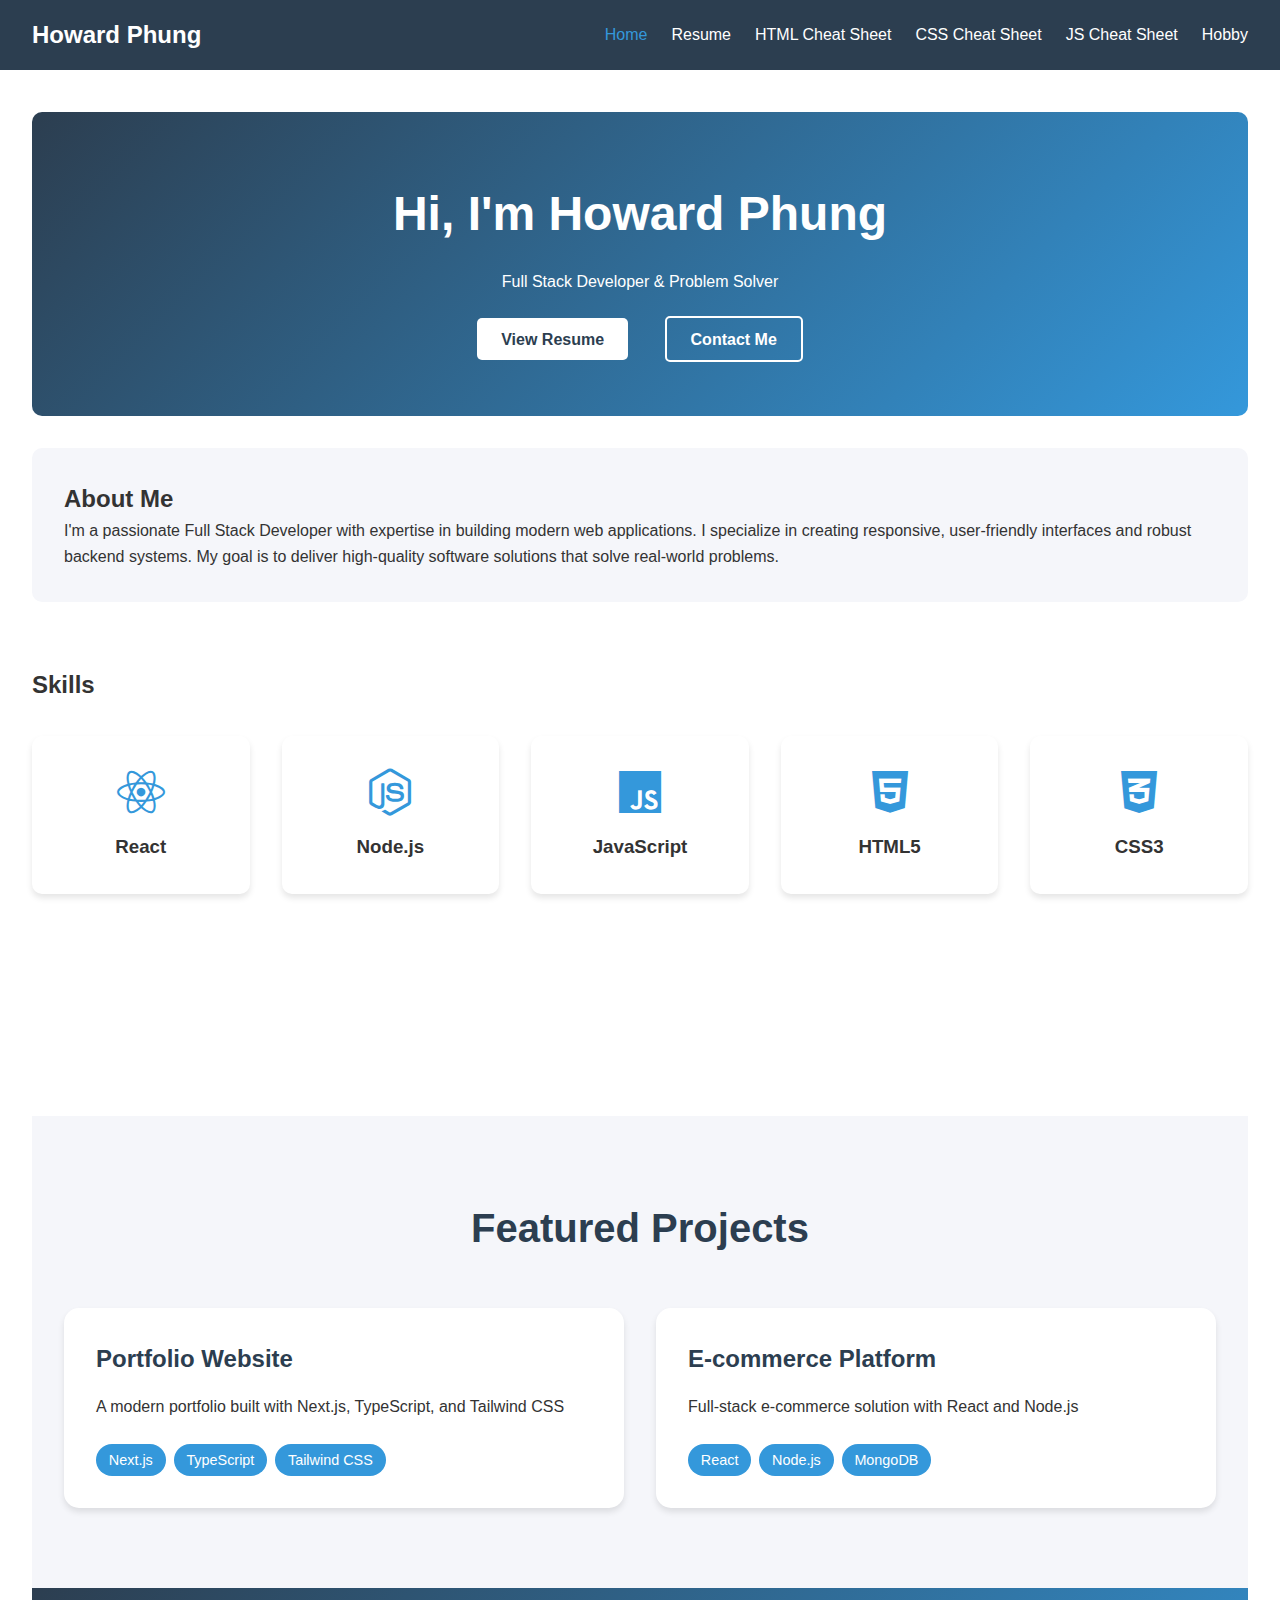
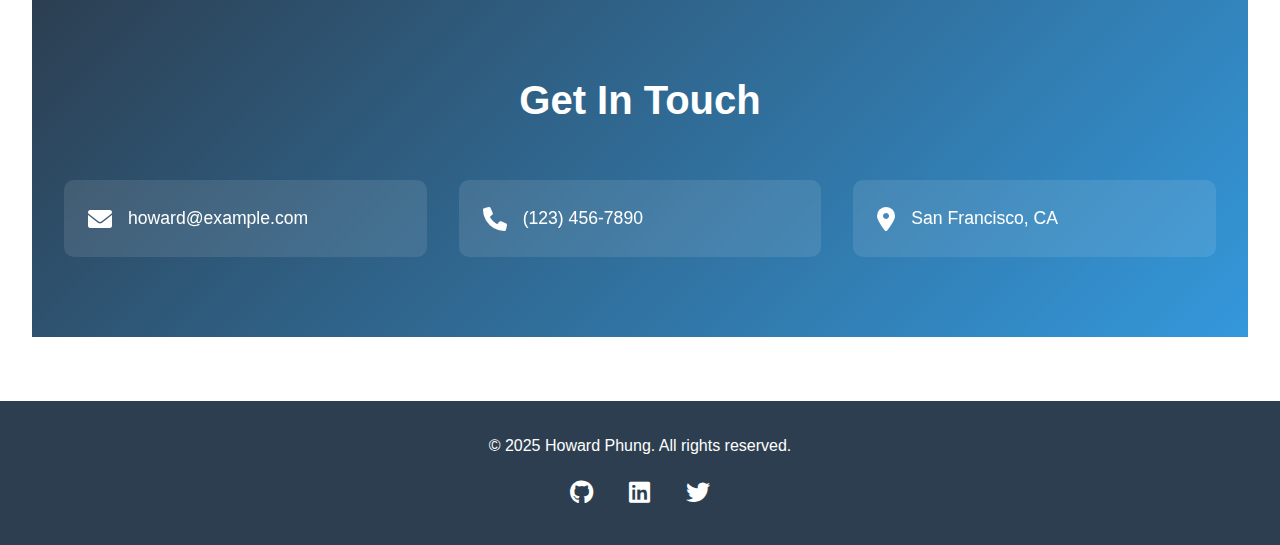
<file: index.html>
<!DOCTYPE html>
<html lang="en">
<head>
    <meta charset="UTF-8">
    <meta name="viewport" content="width=device-width, initial-scale=1.0">
    <title>Howard Phung</title>
    <link rel="stylesheet" href="styles.css">
    <link rel="stylesheet" href="https://cdnjs.cloudflare.com/ajax/libs/font-awesome/6.0.0/css/all.min.css">
</head>
<body>
    <nav class="navbar">
        <div class="nav-brand">Howard Phung</div>
        <div class="nav-links">
            <a href="index.html" class="active">Home</a>
            <a href="resume.html">Resume</a>
            <a href="html-cheatsheet.html">HTML Cheat Sheet</a>
            <a href="css-cheatsheet.html">CSS Cheat Sheet</a>
            <a href="javascript-cheatsheet.html">JS Cheat Sheet</a>
            <a href="hobby.html">Hobby</a>
        </div>
        <div class="hamburger">
            <span></span>
            <span></span>
            <span></span>
        </div>
    </nav>

    <main>
        <section class="hero">
            <h1>Hi, I'm Howard Phung</h1>
            <p>Full Stack Developer & Problem Solver</p>
            <div class="cta-buttons">
                <a href="resume.html" class="btn primary">View Resume</a>
                <a href="#contact" class="btn secondary">Contact Me</a>
            </div>
        </section>

        <section class="about">
            <h2>About Me</h2>
            <p>I'm a passionate Full Stack Developer with expertise in building modern web applications. I specialize in creating responsive, user-friendly interfaces and robust backend systems. My goal is to deliver high-quality software solutions that solve real-world problems.</p>
        </section>

        <section class="skills">
            <h2>Skills</h2>
            <div class="skills-grid">
                <div class="skill-card">
                    <i class="fab fa-react"></i>
                    <h3>React</h3>
                </div>
                <div class="skill-card">
                    <i class="fab fa-node-js"></i>
                    <h3>Node.js</h3>
                </div>
                <div class="skill-card">
                    <i class="fab fa-js"></i>
                    <h3>JavaScript</h3>
                </div>
                <div class="skill-card">
                    <i class="fab fa-html5"></i>
                    <h3>HTML5</h3>
                </div>
                <div class="skill-card">
                    <i class="fab fa-css3-alt"></i>
                    <h3>CSS3</h3>
                </div>
                <div class="skill-card">
                    <i class="fab fa-git-alt"></i>
                    <h3>Git</h3>
                </div>
            </div>
        </section>

        <section class="projects">
            <h2>Featured Projects</h2>
            <div class="projects-grid">
                <div class="project-card">
                    <h3>Portfolio Website</h3>
                    <p>A modern portfolio built with Next.js, TypeScript, and Tailwind CSS</p>
                    <div class="tech-stack">
                        <span>Next.js</span>
                        <span>TypeScript</span>
                        <span>Tailwind CSS</span>
                    </div>
                </div>
                <div class="project-card">
                    <h3>E-commerce Platform</h3>
                    <p>Full-stack e-commerce solution with React and Node.js</p>
                    <div class="tech-stack">
                        <span>React</span>
                        <span>Node.js</span>
                        <span>MongoDB</span>
                    </div>
                </div>
            </div>
        </section>

        <section class="contact" id="contact">
            <h2>Get In Touch</h2>
            <div class="contact-info">
                <div class="contact-item">
                    <i class="fas fa-envelope"></i>
                    <span>howard@example.com</span>
                </div>
                <div class="contact-item">
                    <i class="fas fa-phone"></i>
                    <span>(123) 456-7890</span>
                </div>
                <div class="contact-item">
                    <i class="fas fa-map-marker-alt"></i>
                    <span>San Francisco, CA</span>
                </div>
            </div>
        </section>
    </main>

    <footer>
        <p>&copy; 2025 Howard Phung. All rights reserved.</p>
        <div class="social-links">
            <a href="https://github.com/howardsolutions" target="_blank"><i class="fab fa-github"></i></a>
            <a href="https://linkedin.com/in/howardphung30" target="_blank"><i class="fab fa-linkedin"></i></a>
            <a href="https://twitter.com" target="_blank"><i class="fab fa-twitter"></i></a>
        </div>
    </footer>

    <script src="script.js"></script>
</body>
</html>
</file>
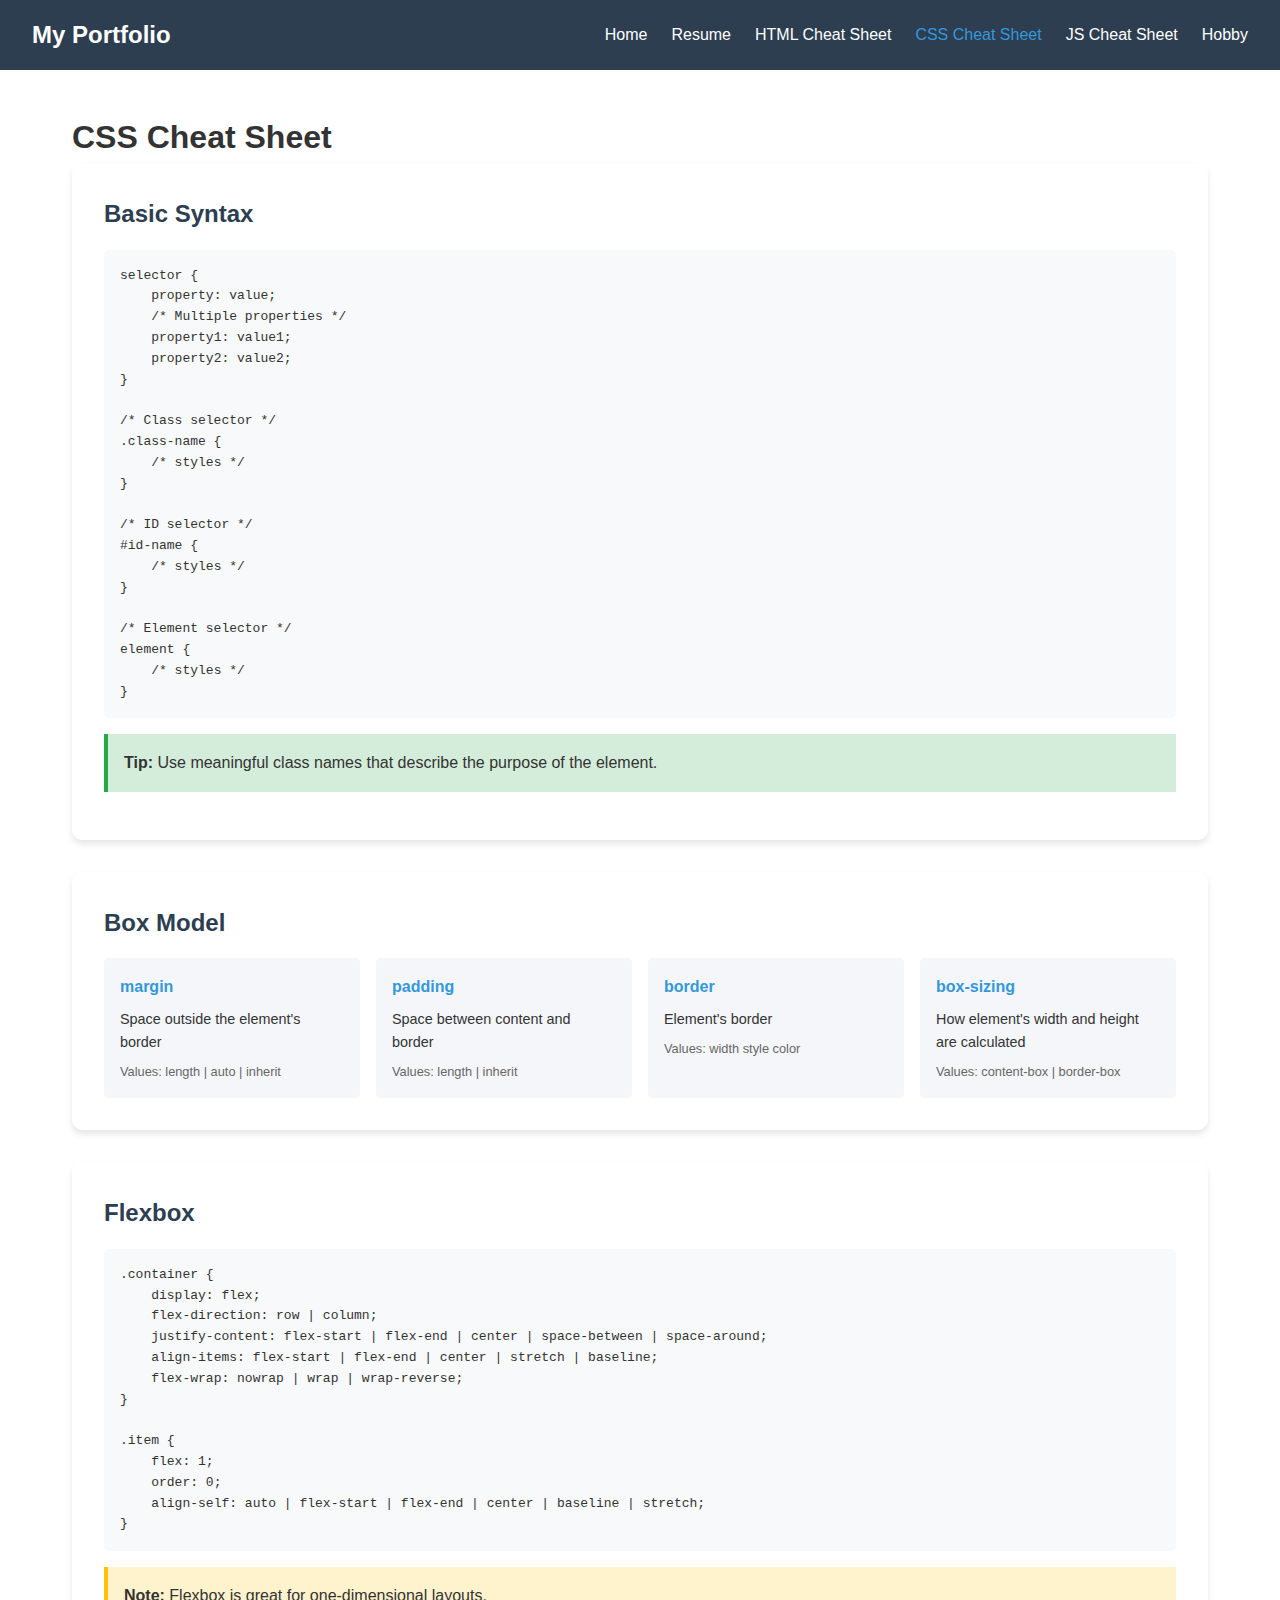
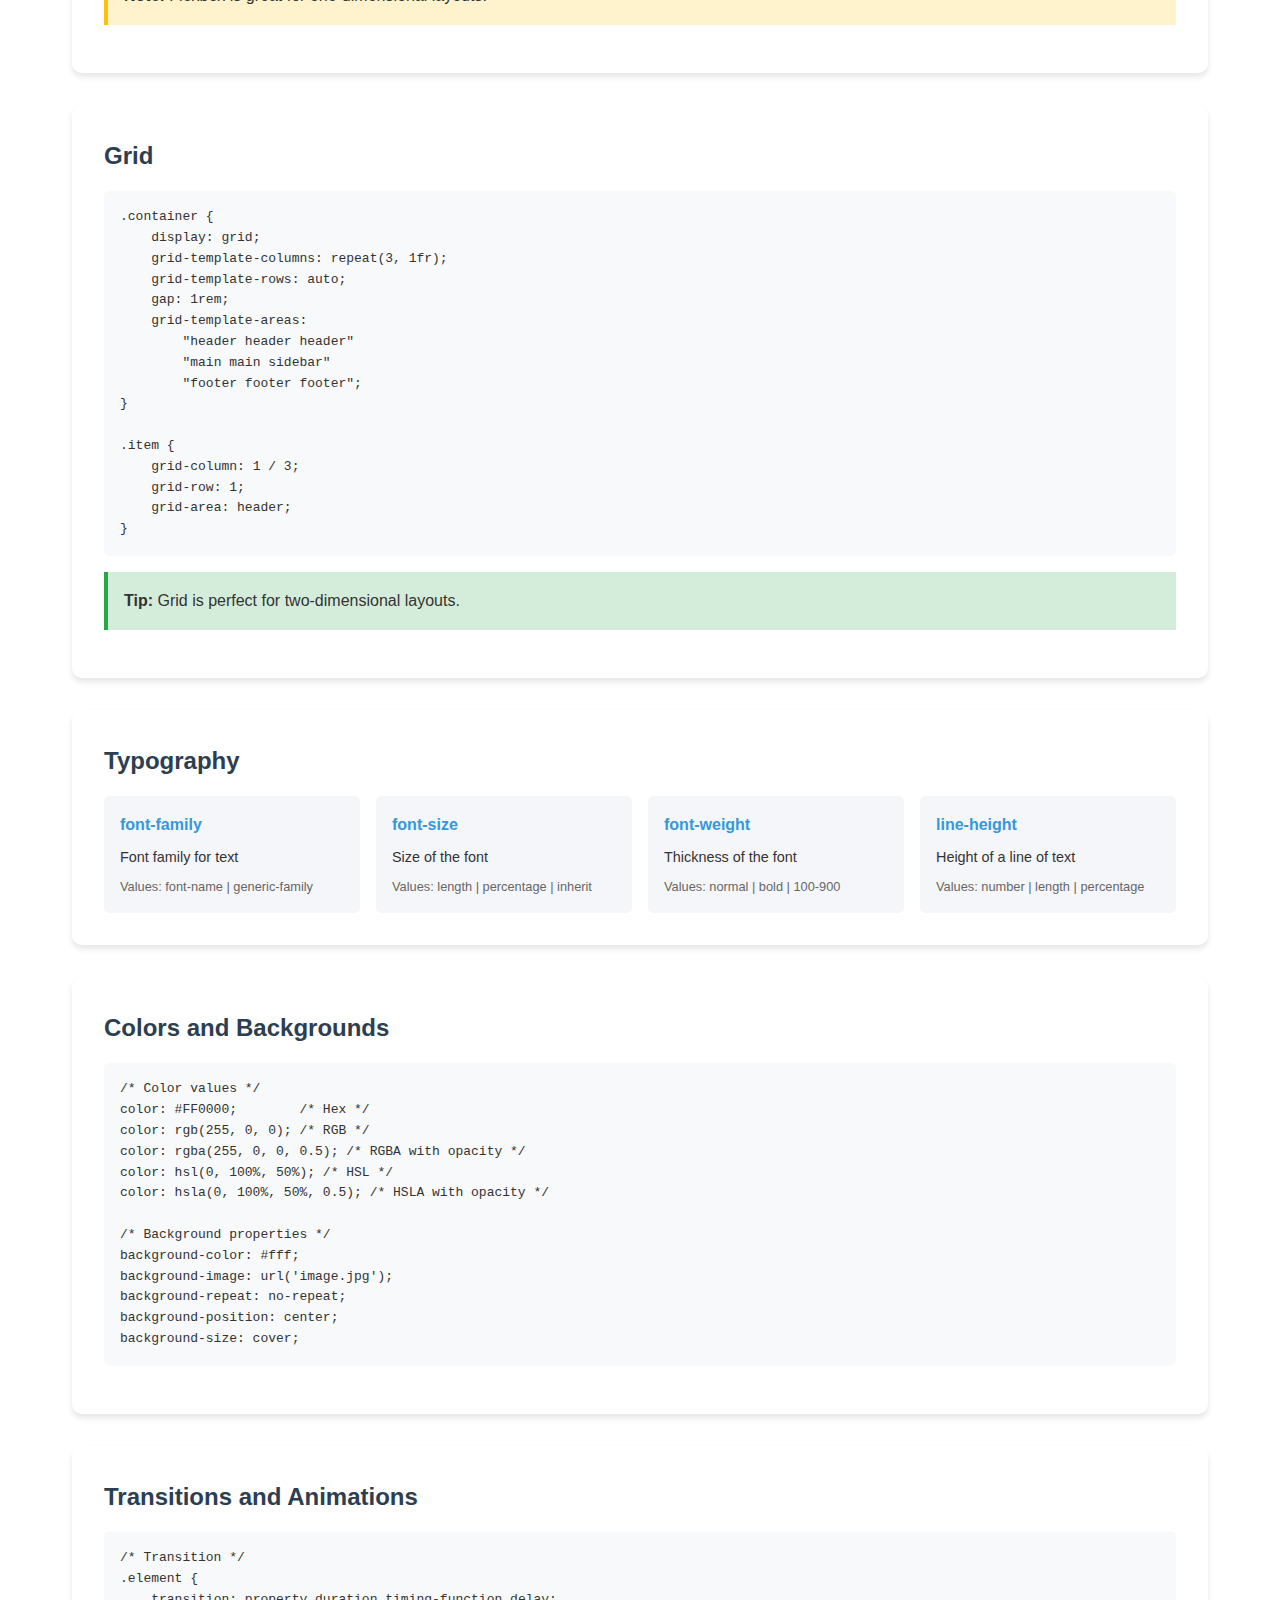
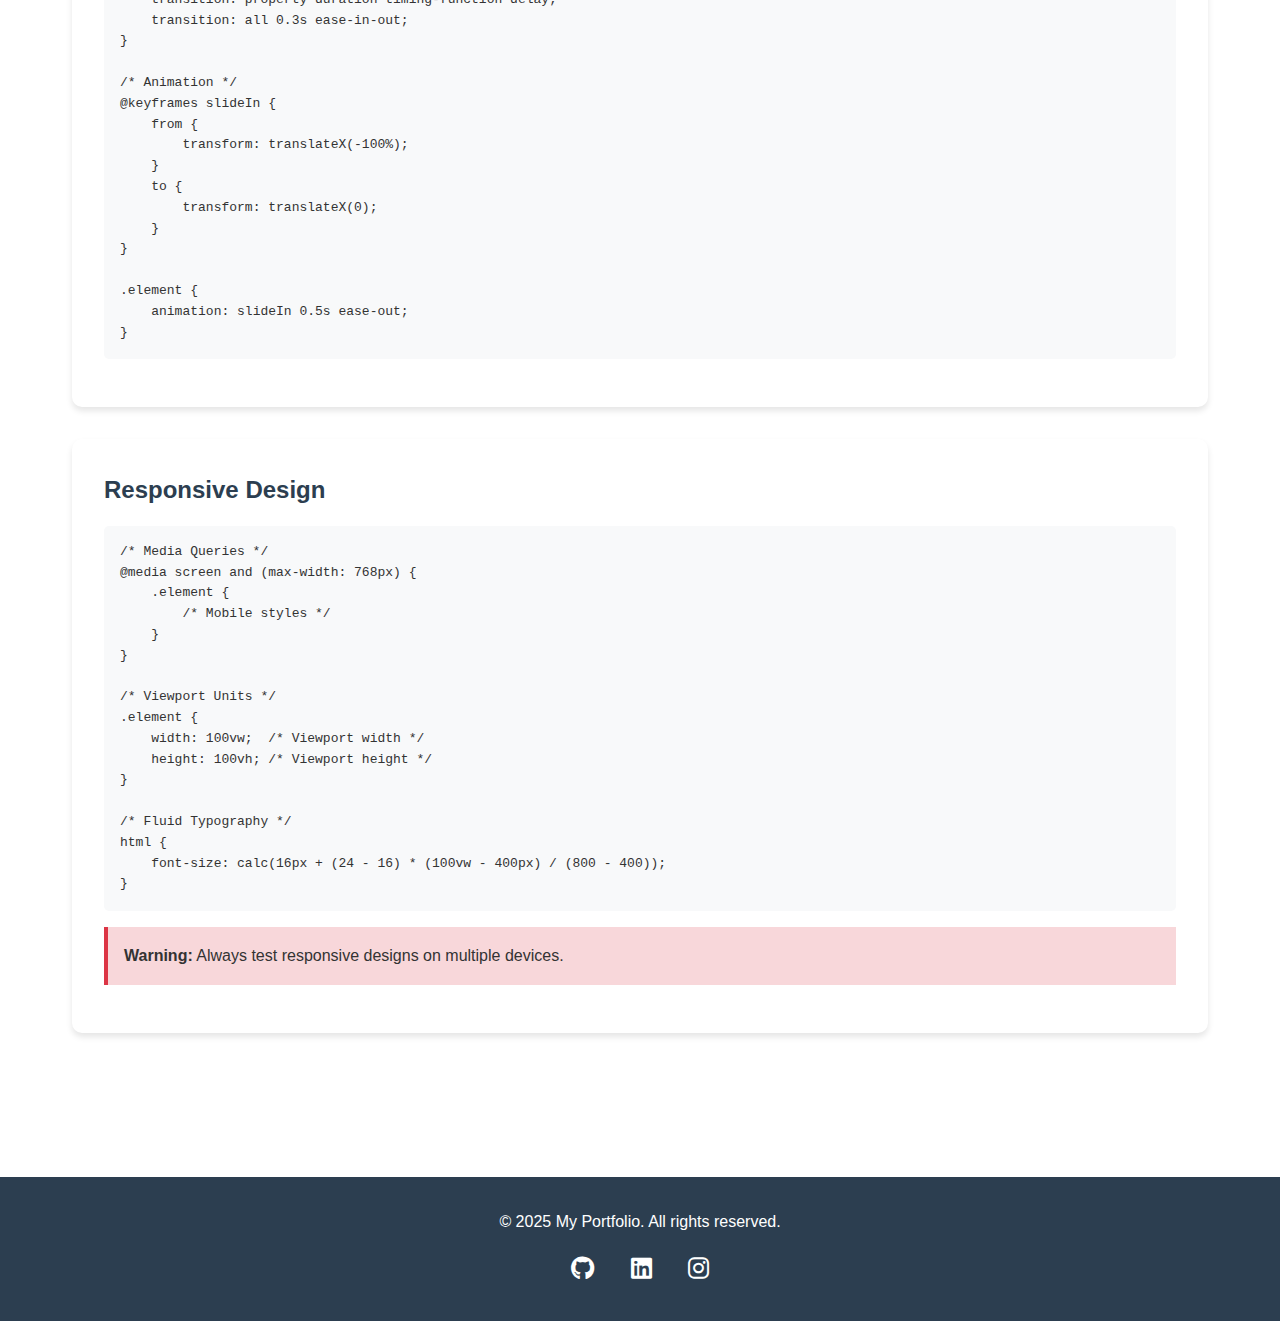
<file: css-cheatsheet.html>
<!DOCTYPE html>
<html lang="en">
<head>
    <meta charset="UTF-8">
    <meta name="viewport" content="width=device-width, initial-scale=1.0">
    <title>Howard Phung</title>
    <link rel="stylesheet" href="styles.css">
    <link rel="stylesheet" href="https://cdnjs.cloudflare.com/ajax/libs/font-awesome/6.0.0/css/all.min.css">
    <style>
        .cheat-sheet {
            max-width: 1200px;
            margin: 5rem auto;
            padding: 2rem;
        }

        .cheat-sheet h2 {
            color: var(--primary-color);
            margin-bottom: 1rem;
        }

        .cheat-sheet-section {
            background-color: var(--white);
            border-radius: 10px;
            padding: 2rem;
            margin-bottom: 2rem;
            box-shadow: 0 4px 6px rgba(0, 0, 0, 0.1);
        }

        .code-block {
            background-color: #f8f9fa;
            padding: 1rem;
            border-radius: 5px;
            margin: 1rem 0;
            font-family: monospace;
            overflow-x: auto;
        }

        .code-block pre {
            margin: 0;
            white-space: pre-wrap;
        }

        .note {
            background-color: #fff3cd;
            border-left: 4px solid #ffc107;
            padding: 1rem;
            margin: 1rem 0;
        }

        .tip {
            background-color: #d4edda;
            border-left: 4px solid #28a745;
            padding: 1rem;
            margin: 1rem 0;
        }

        .warning {
            background-color: #f8d7da;
            border-left: 4px solid #dc3545;
            padding: 1rem;
            margin: 1rem 0;
        }

        .property-list {
            display: grid;
            grid-template-columns: repeat(auto-fit, minmax(250px, 1fr));
            gap: 1rem;
            margin-top: 1rem;
        }

        .property-item {
            background-color: var(--light-bg);
            padding: 1rem;
            border-radius: 5px;
        }

        .property-name {
            color: var(--secondary-color);
            font-weight: bold;
        }

        .property-description {
            margin-top: 0.5rem;
            font-size: 0.9rem;
        }

        .property-values {
            margin-top: 0.5rem;
            font-size: 0.8rem;
            color: #666;
        }
    </style>
</head>
<body>
    <nav class="navbar">
        <div class="nav-brand">My Portfolio</div>
        <div class="nav-links">
            <a href="index.html">Home</a>
            <a href="resume.html">Resume</a>
            <a href="html-cheatsheet.html">HTML Cheat Sheet</a>
            <a href="css-cheatsheet.html" class="active">CSS Cheat Sheet</a>
            <a href="javascript-cheatsheet.html">JS Cheat Sheet</a>
            <a href="hobby.html">Hobby</a>
        </div>
        <div class="hamburger">
            <span></span>
            <span></span>
            <span></span>
        </div>
    </nav>
    <main class="cheat-sheet">
        <h1>CSS Cheat Sheet</h1>
        
        <section class="cheat-sheet-section">
            <h2>Basic Syntax</h2>
            <div class="code-block">
                <pre>selector {
    property: value;
    /* Multiple properties */
    property1: value1;
    property2: value2;
}

/* Class selector */
.class-name {
    /* styles */
}

/* ID selector */
#id-name {
    /* styles */
}

/* Element selector */
element {
    /* styles */
}</pre>
            </div>
            <div class="tip">
                <strong>Tip:</strong> Use meaningful class names that describe the purpose of the element.
            </div>
        </section>

        <section class="cheat-sheet-section">
            <h2>Box Model</h2>
            <div class="property-list">
                <div class="property-item">
                    <span class="property-name">margin</span>
                    <p class="property-description">Space outside the element's border</p>
                    <p class="property-values">Values: length | auto | inherit</p>
                </div>
                <div class="property-item">
                    <span class="property-name">padding</span>
                    <p class="property-description">Space between content and border</p>
                    <p class="property-values">Values: length | inherit</p>
                </div>
                <div class="property-item">
                    <span class="property-name">border</span>
                    <p class="property-description">Element's border</p>
                    <p class="property-values">Values: width style color</p>
                </div>
                <div class="property-item">
                    <span class="property-name">box-sizing</span>
                    <p class="property-description">How element's width and height are calculated</p>
                    <p class="property-values">Values: content-box | border-box</p>
                </div>
            </div>
        </section>

        <section class="cheat-sheet-section">
            <h2>Flexbox</h2>
            <div class="code-block">
                <pre>.container {
    display: flex;
    flex-direction: row | column;
    justify-content: flex-start | flex-end | center | space-between | space-around;
    align-items: flex-start | flex-end | center | stretch | baseline;
    flex-wrap: nowrap | wrap | wrap-reverse;
}

.item {
    flex: 1;
    order: 0;
    align-self: auto | flex-start | flex-end | center | baseline | stretch;
}</pre>
            </div>
            <div class="note">
                <strong>Note:</strong> Flexbox is great for one-dimensional layouts.
            </div>
        </section>

        <section class="cheat-sheet-section">
            <h2>Grid</h2>
            <div class="code-block">
                <pre>.container {
    display: grid;
    grid-template-columns: repeat(3, 1fr);
    grid-template-rows: auto;
    gap: 1rem;
    grid-template-areas:
        "header header header"
        "main main sidebar"
        "footer footer footer";
}

.item {
    grid-column: 1 / 3;
    grid-row: 1;
    grid-area: header;
}</pre>
            </div>
            <div class="tip">
                <strong>Tip:</strong> Grid is perfect for two-dimensional layouts.
            </div>
        </section>

        <section class="cheat-sheet-section">
            <h2>Typography</h2>
            <div class="property-list">
                <div class="property-item">
                    <span class="property-name">font-family</span>
                    <p class="property-description">Font family for text</p>
                    <p class="property-values">Values: font-name | generic-family</p>
                </div>
                <div class="property-item">
                    <span class="property-name">font-size</span>
                    <p class="property-description">Size of the font</p>
                    <p class="property-values">Values: length | percentage | inherit</p>
                </div>
                <div class="property-item">
                    <span class="property-name">font-weight</span>
                    <p class="property-description">Thickness of the font</p>
                    <p class="property-values">Values: normal | bold | 100-900</p>
                </div>
                <div class="property-item">
                    <span class="property-name">line-height</span>
                    <p class="property-description">Height of a line of text</p>
                    <p class="property-values">Values: number | length | percentage</p>
                </div>
            </div>
        </section>

        <section class="cheat-sheet-section">
            <h2>Colors and Backgrounds</h2>
            <div class="code-block">
                <pre>/* Color values */
color: #FF0000;        /* Hex */
color: rgb(255, 0, 0); /* RGB */
color: rgba(255, 0, 0, 0.5); /* RGBA with opacity */
color: hsl(0, 100%, 50%); /* HSL */
color: hsla(0, 100%, 50%, 0.5); /* HSLA with opacity */

/* Background properties */
background-color: #fff;
background-image: url('image.jpg');
background-repeat: no-repeat;
background-position: center;
background-size: cover;</pre>
            </div>
        </section>

        <section class="cheat-sheet-section">
            <h2>Transitions and Animations</h2>
            <div class="code-block">
                <pre>/* Transition */
.element {
    transition: property duration timing-function delay;
    transition: all 0.3s ease-in-out;
}

/* Animation */
@keyframes slideIn {
    from {
        transform: translateX(-100%);
    }
    to {
        transform: translateX(0);
    }
}

.element {
    animation: slideIn 0.5s ease-out;
}</pre>
            </div>
        </section>

        <section class="cheat-sheet-section">
            <h2>Responsive Design</h2>
            <div class="code-block">
                <pre>/* Media Queries */
@media screen and (max-width: 768px) {
    .element {
        /* Mobile styles */
    }
}

/* Viewport Units */
.element {
    width: 100vw;  /* Viewport width */
    height: 100vh; /* Viewport height */
}

/* Fluid Typography */
html {
    font-size: calc(16px + (24 - 16) * (100vw - 400px) / (800 - 400));
}</pre>
            </div>
            <div class="warning">
                <strong>Warning:</strong> Always test responsive designs on multiple devices.
            </div>
        </section>
    </main>

    <footer>
        <p>&copy; 2025 My Portfolio. All rights reserved.</p>
        <div class="social-links">
            <a href="#"><i class="fab fa-github"></i></a>
            <a href="#"><i class="fab fa-linkedin"></i></a>
            <a href="#"><i class="fab fa-instagram"></i></a>
        </div>
    </footer>

    <script src="script.js"></script>
</body>
</html>
</file>
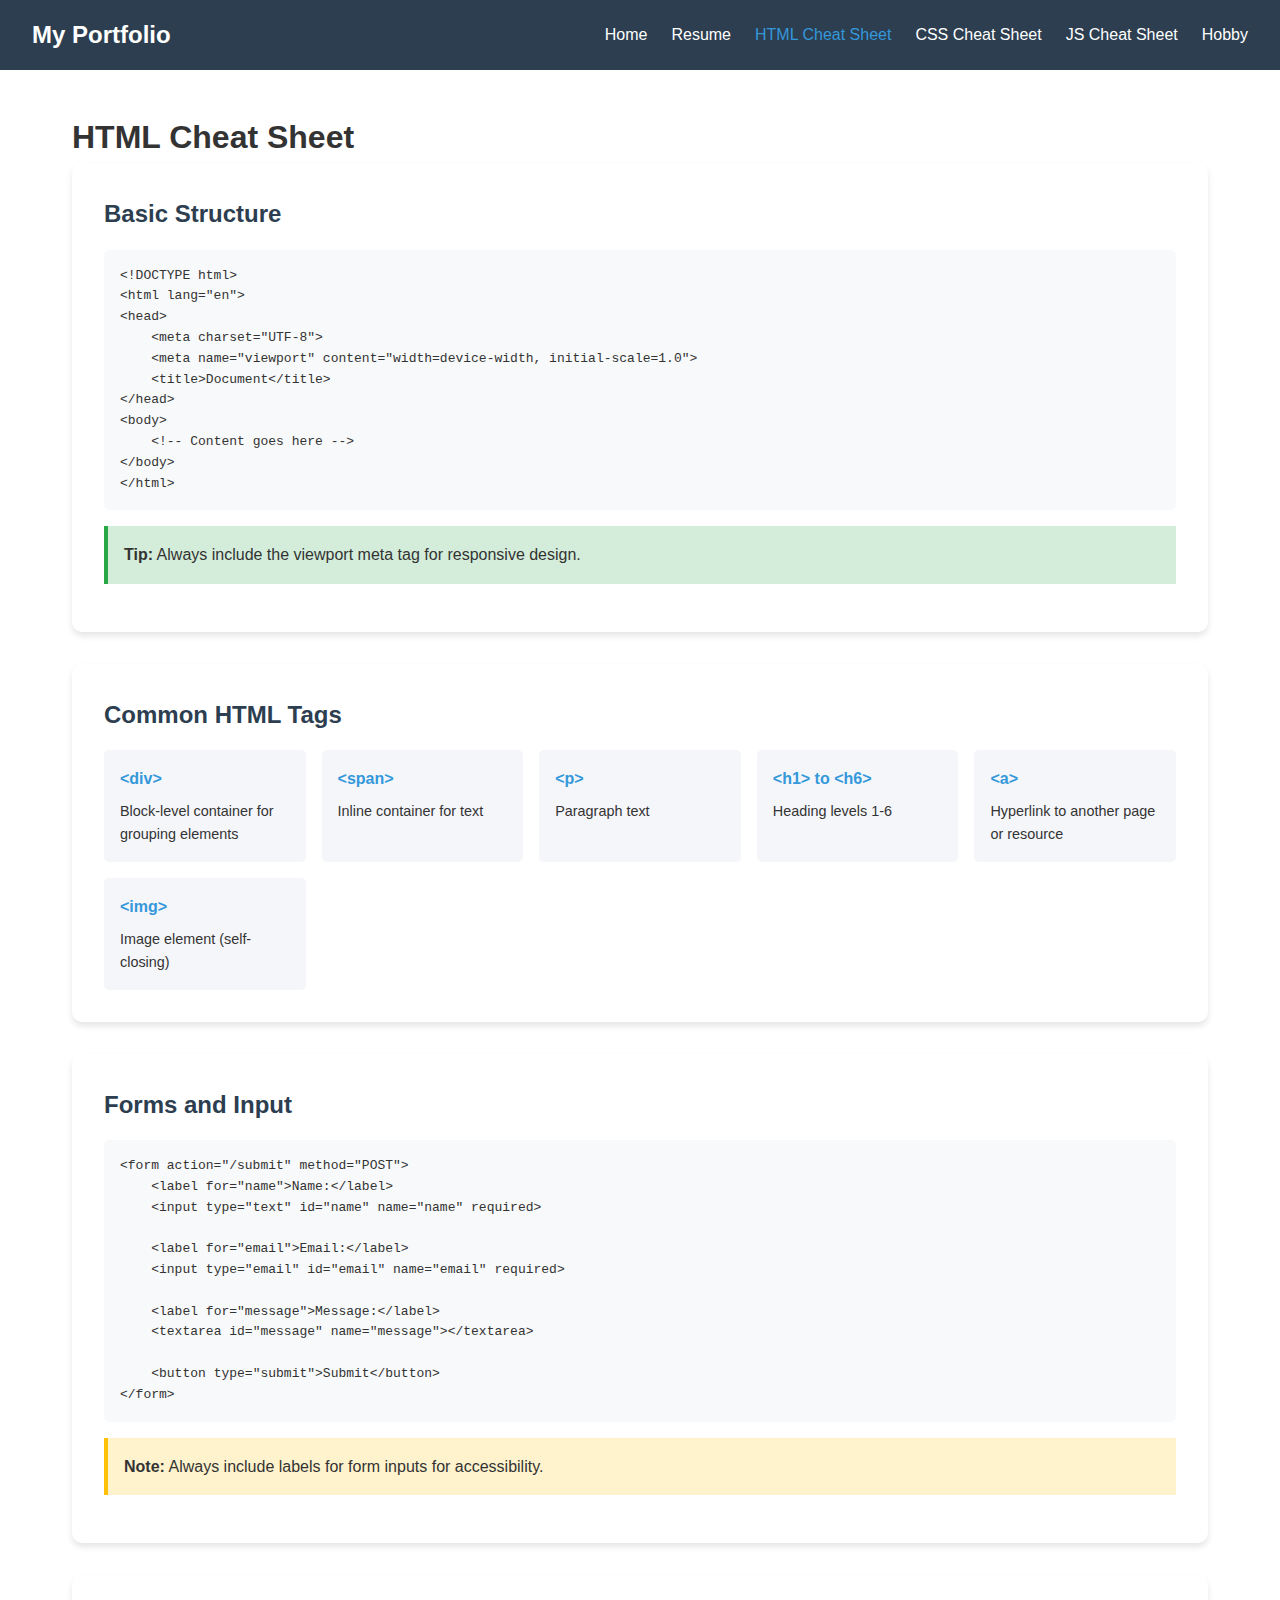
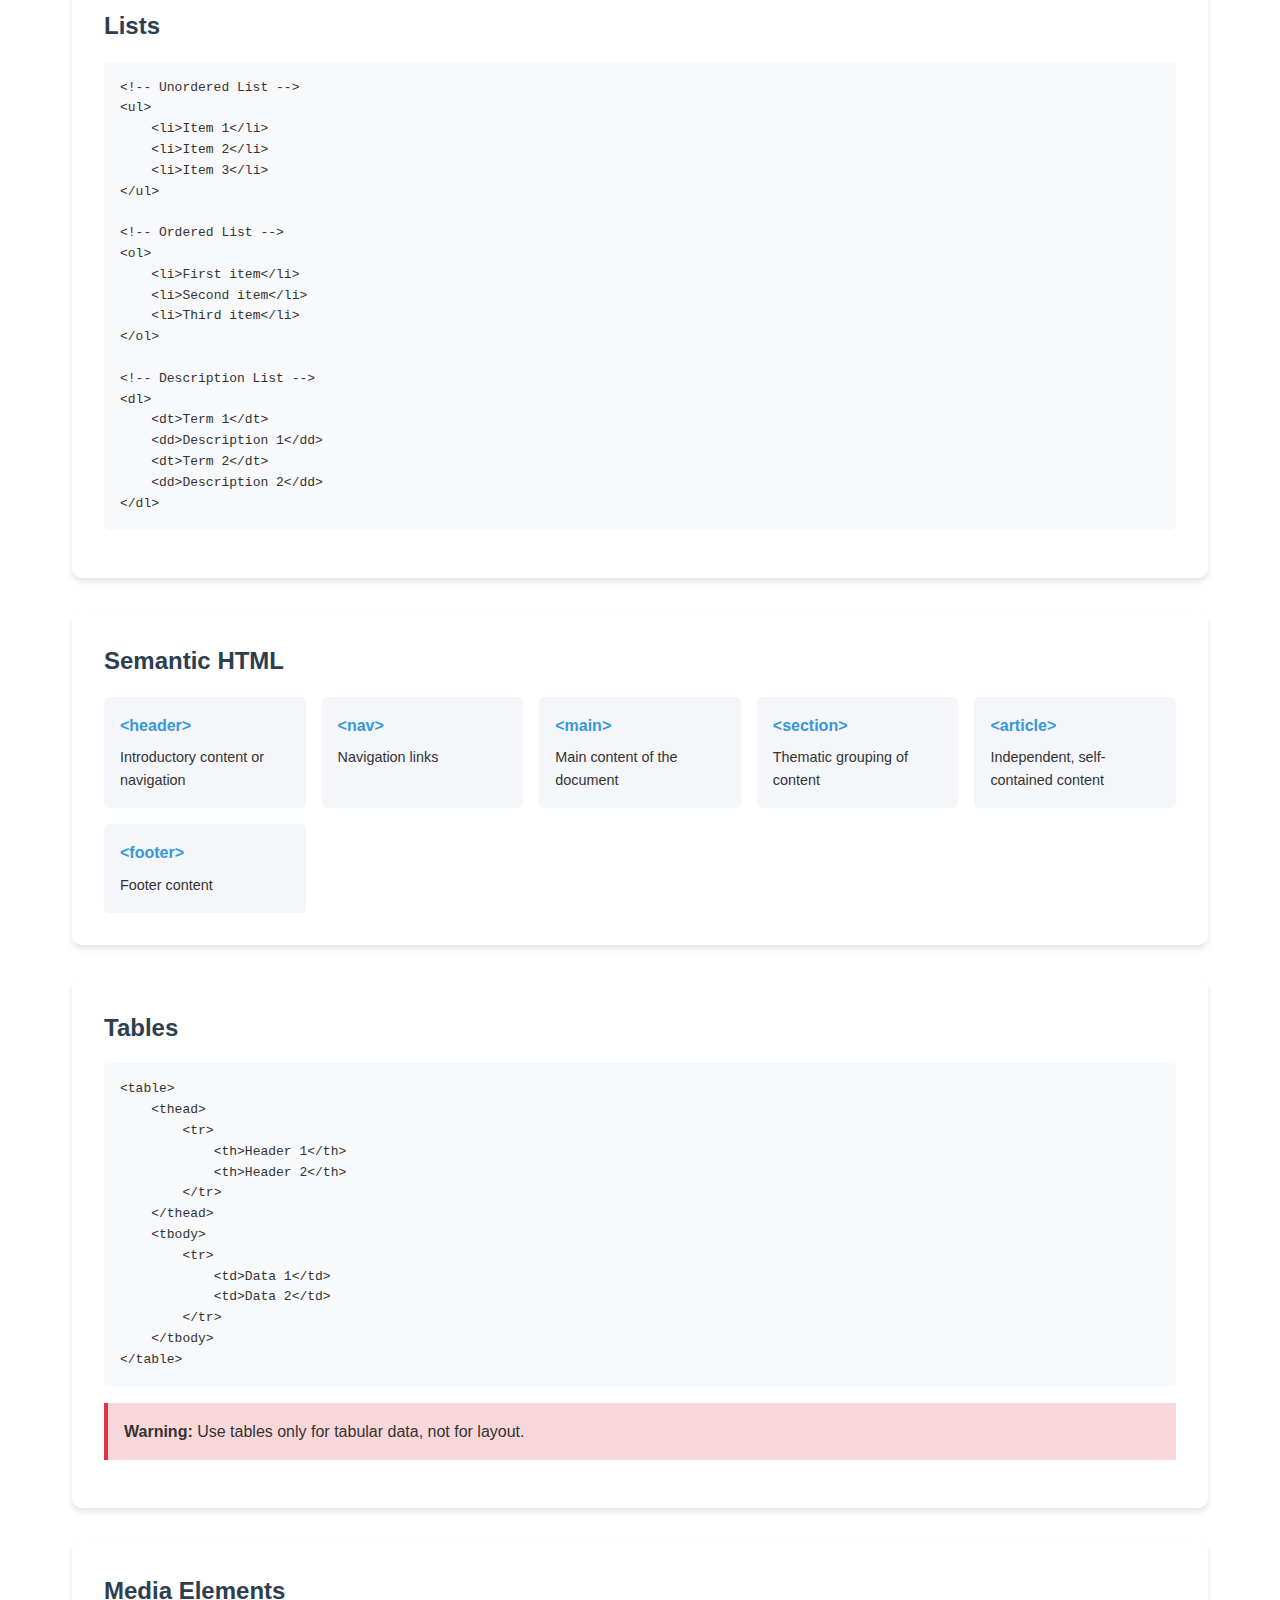
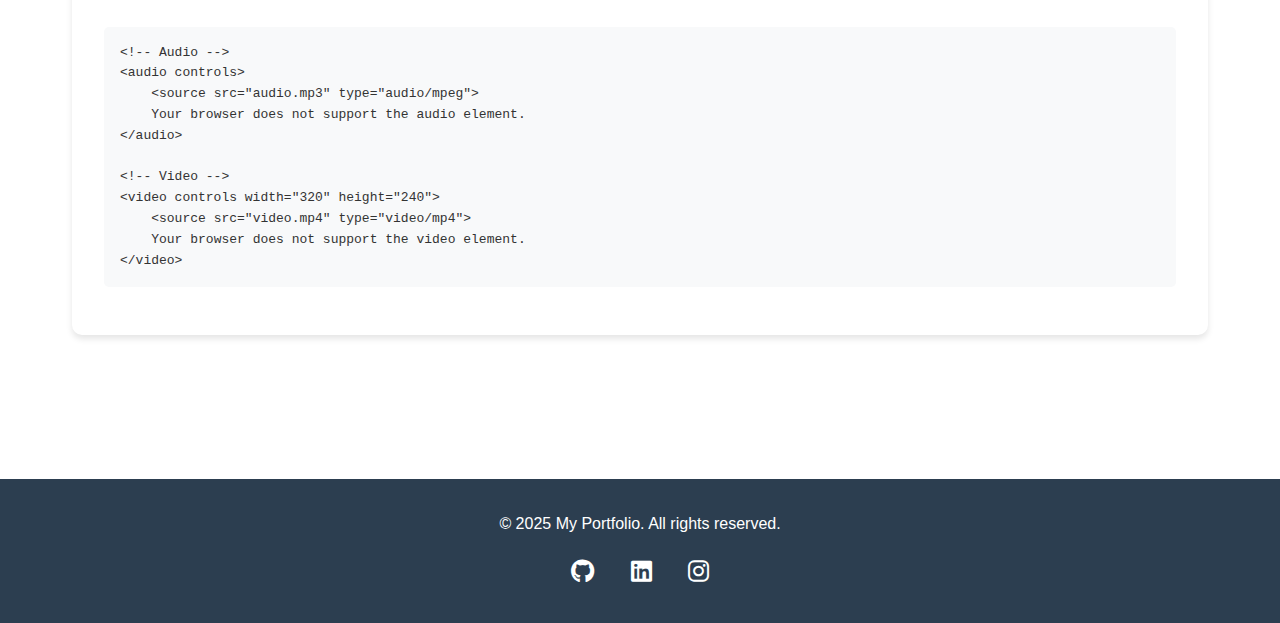
<file: html-cheatsheet.html>
<!DOCTYPE html>
<html lang="en">
<head>
    <meta charset="UTF-8">
    <meta name="viewport" content="width=device-width, initial-scale=1.0">
    <title>Howard Phung</title>
    <link rel="stylesheet" href="styles.css">
    <link rel="stylesheet" href="https://cdnjs.cloudflare.com/ajax/libs/font-awesome/6.0.0/css/all.min.css">
    <style>
        .cheat-sheet {
            max-width: 1200px;
            margin: 5rem auto;
            padding: 2rem;
        }

        .cheat-sheet h2 {
            color: var(--primary-color);
            margin-bottom: 1rem;
        }

        .cheat-sheet-section {
            background-color: var(--white);
            border-radius: 10px;
            padding: 2rem;
            margin-bottom: 2rem;
            box-shadow: 0 4px 6px rgba(0, 0, 0, 0.1);
        }

        .code-block {
            background-color: #f8f9fa;
            padding: 1rem;
            border-radius: 5px;
            margin: 1rem 0;
            font-family: monospace;
            overflow-x: auto;
        }

        .code-block pre {
            margin: 0;
            white-space: pre-wrap;
        }

        .note {
            background-color: #fff3cd;
            border-left: 4px solid #ffc107;
            padding: 1rem;
            margin: 1rem 0;
        }

        .tip {
            background-color: #d4edda;
            border-left: 4px solid #28a745;
            padding: 1rem;
            margin: 1rem 0;
        }

        .warning {
            background-color: #f8d7da;
            border-left: 4px solid #dc3545;
            padding: 1rem;
            margin: 1rem 0;
        }

        .tag-list {
            display: grid;
            grid-template-columns: repeat(auto-fit, minmax(200px, 1fr));
            gap: 1rem;
            margin-top: 1rem;
        }

        .tag-item {
            background-color: var(--light-bg);
            padding: 1rem;
            border-radius: 5px;
        }

        .tag-name {
            color: var(--secondary-color);
            font-weight: bold;
        }

        .tag-description {
            margin-top: 0.5rem;
            font-size: 0.9rem;
        }
    </style>
</head>
<body>
    <nav class="navbar">
        <div class="nav-brand">My Portfolio</div>
        <div class="nav-links">
            <a href="index.html">Home</a>
            <a href="resume.html">Resume</a>
            <a href="html-cheatsheet.html" class="active">HTML Cheat Sheet</a>
            <a href="css-cheatsheet.html">CSS Cheat Sheet</a>
            <a href="javascript-cheatsheet.html">JS Cheat Sheet</a>
            <a href="hobby.html">Hobby</a>
        </div>
        <div class="hamburger">
            <span></span>
            <span></span>
            <span></span>
        </div>
    </nav>

    <main class="cheat-sheet">
        <h1>HTML Cheat Sheet</h1>
        
        <section class="cheat-sheet-section">
            <h2>Basic Structure</h2>
            <div class="code-block">
                <pre>&lt;!DOCTYPE html&gt;
&lt;html lang="en"&gt;
&lt;head&gt;
    &lt;meta charset="UTF-8"&gt;
    &lt;meta name="viewport" content="width=device-width, initial-scale=1.0"&gt;
    &lt;title&gt;Document&lt;/title&gt;
&lt;/head&gt;
&lt;body&gt;
    &lt;!-- Content goes here --&gt;
&lt;/body&gt;
&lt;/html&gt;</pre>
            </div>
            <div class="tip">
                <strong>Tip:</strong> Always include the viewport meta tag for responsive design.
            </div>
        </section>

        <section class="cheat-sheet-section">
            <h2>Common HTML Tags</h2>
            <div class="tag-list">
                <div class="tag-item">
                    <span class="tag-name">&lt;div&gt;</span>
                    <p class="tag-description">Block-level container for grouping elements</p>
                </div>
                <div class="tag-item">
                    <span class="tag-name">&lt;span&gt;</span>
                    <p class="tag-description">Inline container for text</p>
                </div>
                <div class="tag-item">
                    <span class="tag-name">&lt;p&gt;</span>
                    <p class="tag-description">Paragraph text</p>
                </div>
                <div class="tag-item">
                    <span class="tag-name">&lt;h1&gt; to &lt;h6&gt;</span>
                    <p class="tag-description">Heading levels 1-6</p>
                </div>
                <div class="tag-item">
                    <span class="tag-name">&lt;a&gt;</span>
                    <p class="tag-description">Hyperlink to another page or resource</p>
                </div>
                <div class="tag-item">
                    <span class="tag-name">&lt;img&gt;</span>
                    <p class="tag-description">Image element (self-closing)</p>
                </div>
            </div>
        </section>

        <section class="cheat-sheet-section">
            <h2>Forms and Input</h2>
            <div class="code-block">
                <pre>&lt;form action="/submit" method="POST"&gt;
    &lt;label for="name"&gt;Name:&lt;/label&gt;
    &lt;input type="text" id="name" name="name" required&gt;
    
    &lt;label for="email"&gt;Email:&lt;/label&gt;
    &lt;input type="email" id="email" name="email" required&gt;
    
    &lt;label for="message"&gt;Message:&lt;/label&gt;
    &lt;textarea id="message" name="message"&gt;&lt;/textarea&gt;
    
    &lt;button type="submit"&gt;Submit&lt;/button&gt;
&lt;/form&gt;</pre>
            </div>
            <div class="note">
                <strong>Note:</strong> Always include labels for form inputs for accessibility.
            </div>
        </section>

        <section class="cheat-sheet-section">
            <h2>Lists</h2>
            <div class="code-block">
                <pre>&lt;!-- Unordered List --&gt;
&lt;ul&gt;
    &lt;li&gt;Item 1&lt;/li&gt;
    &lt;li&gt;Item 2&lt;/li&gt;
    &lt;li&gt;Item 3&lt;/li&gt;
&lt;/ul&gt;

&lt;!-- Ordered List --&gt;
&lt;ol&gt;
    &lt;li&gt;First item&lt;/li&gt;
    &lt;li&gt;Second item&lt;/li&gt;
    &lt;li&gt;Third item&lt;/li&gt;
&lt;/ol&gt;

&lt;!-- Description List --&gt;
&lt;dl&gt;
    &lt;dt&gt;Term 1&lt;/dt&gt;
    &lt;dd&gt;Description 1&lt;/dd&gt;
    &lt;dt&gt;Term 2&lt;/dt&gt;
    &lt;dd&gt;Description 2&lt;/dd&gt;
&lt;/dl&gt;</pre>
            </div>
        </section>

        <section class="cheat-sheet-section">
            <h2>Semantic HTML</h2>
            <div class="tag-list">
                <div class="tag-item">
                    <span class="tag-name">&lt;header&gt;</span>
                    <p class="tag-description">Introductory content or navigation</p>
                </div>
                <div class="tag-item">
                    <span class="tag-name">&lt;nav&gt;</span>
                    <p class="tag-description">Navigation links</p>
                </div>
                <div class="tag-item">
                    <span class="tag-name">&lt;main&gt;</span>
                    <p class="tag-description">Main content of the document</p>
                </div>
                <div class="tag-item">
                    <span class="tag-name">&lt;section&gt;</span>
                    <p class="tag-description">Thematic grouping of content</p>
                </div>
                <div class="tag-item">
                    <span class="tag-name">&lt;article&gt;</span>
                    <p class="tag-description">Independent, self-contained content</p>
                </div>
                <div class="tag-item">
                    <span class="tag-name">&lt;footer&gt;</span>
                    <p class="tag-description">Footer content</p>
                </div>
            </div>
        </section>

        <section class="cheat-sheet-section">
            <h2>Tables</h2>
            <div class="code-block">
                <pre>&lt;table&gt;
    &lt;thead&gt;
        &lt;tr&gt;
            &lt;th&gt;Header 1&lt;/th&gt;
            &lt;th&gt;Header 2&lt;/th&gt;
        &lt;/tr&gt;
    &lt;/thead&gt;
    &lt;tbody&gt;
        &lt;tr&gt;
            &lt;td&gt;Data 1&lt;/td&gt;
            &lt;td&gt;Data 2&lt;/td&gt;
        &lt;/tr&gt;
    &lt;/tbody&gt;
&lt;/table&gt;</pre>
            </div>
            <div class="warning">
                <strong>Warning:</strong> Use tables only for tabular data, not for layout.
            </div>
        </section>

        <section class="cheat-sheet-section">
            <h2>Media Elements</h2>
            <div class="code-block">
                <pre>&lt;!-- Audio --&gt;
&lt;audio controls&gt;
    &lt;source src="audio.mp3" type="audio/mpeg"&gt;
    Your browser does not support the audio element.
&lt;/audio&gt;

&lt;!-- Video --&gt;
&lt;video controls width="320" height="240"&gt;
    &lt;source src="video.mp4" type="video/mp4"&gt;
    Your browser does not support the video element.
&lt;/video&gt;</pre>
            </div>
        </section>
    </main>

    <footer>
        <p>&copy; 2025 My Portfolio. All rights reserved.</p>
        <div class="social-links">
            <a href="#"><i class="fab fa-github"></i></a>
            <a href="#"><i class="fab fa-linkedin"></i></a>
            <a href="#"><i class="fab fa-instagram"></i></a>
        </div>
    </footer>

    <script src="script.js"></script>
</body>
</html>
</file>
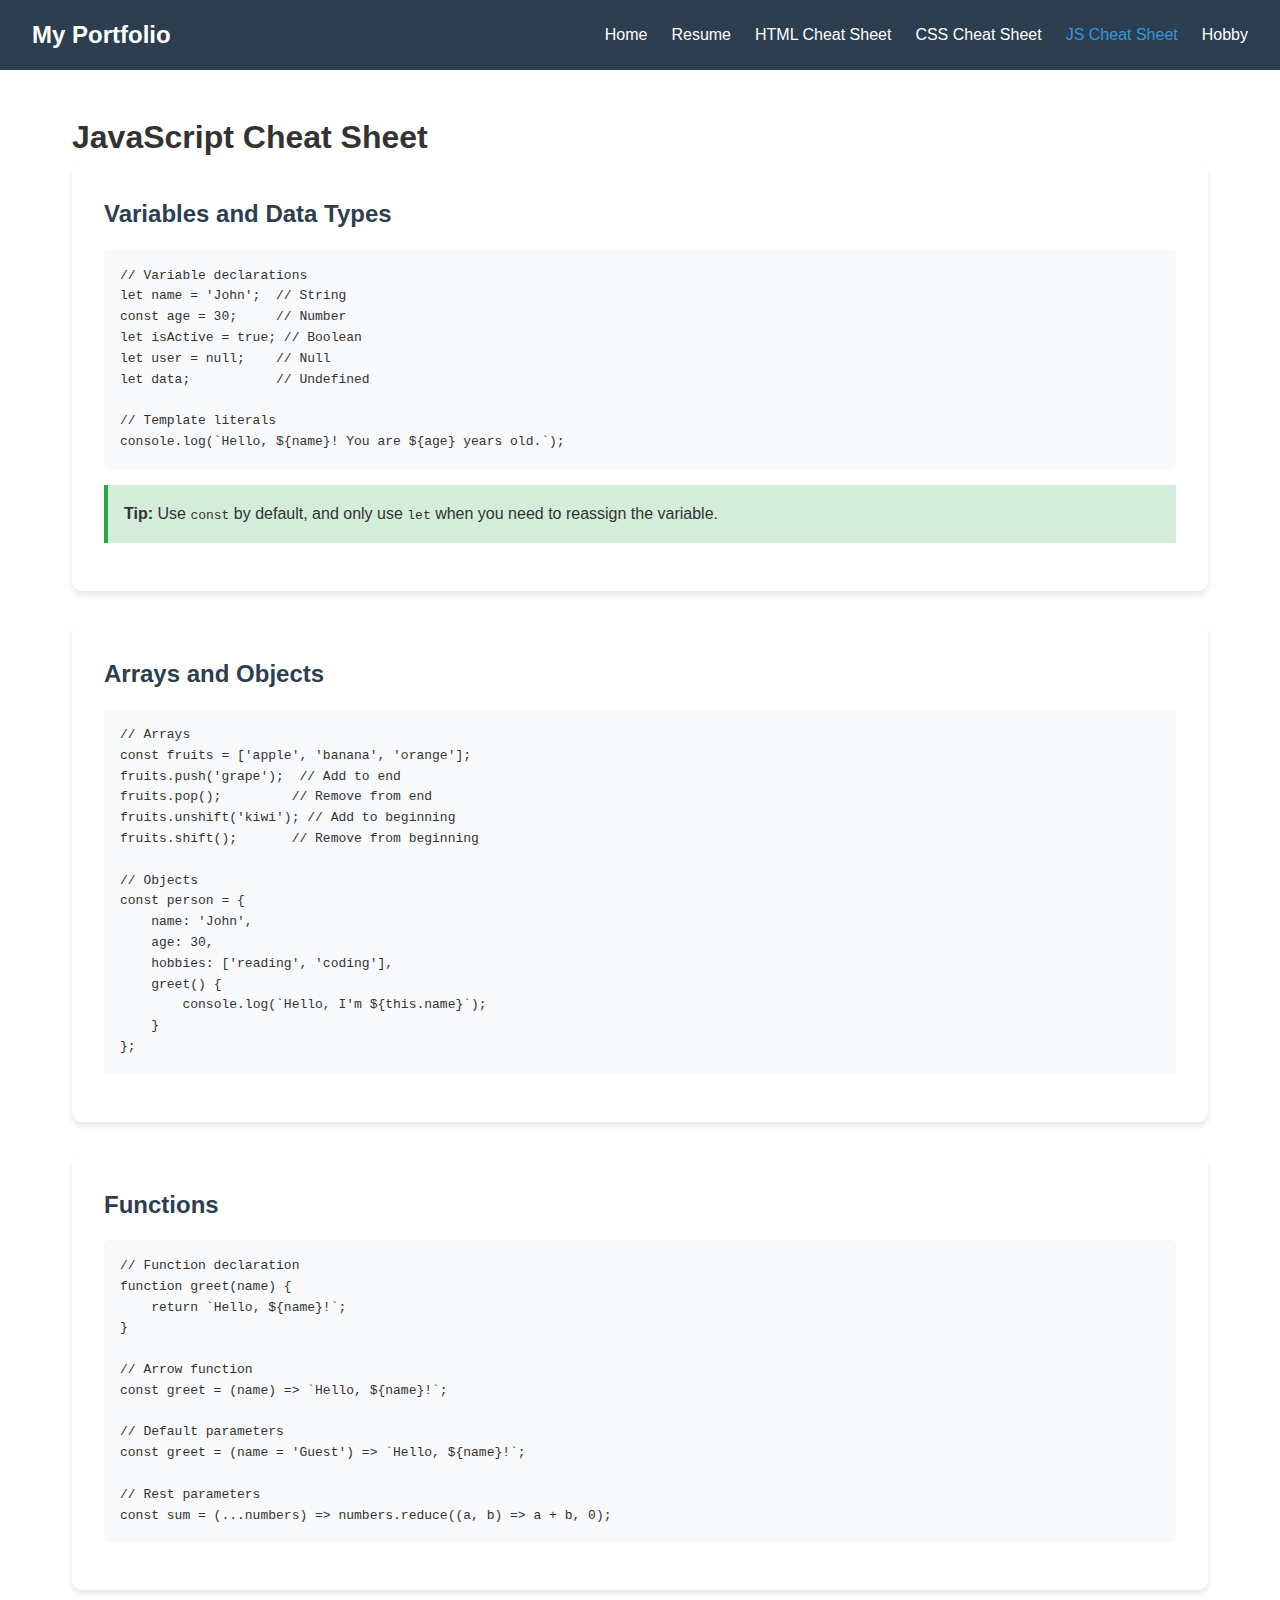
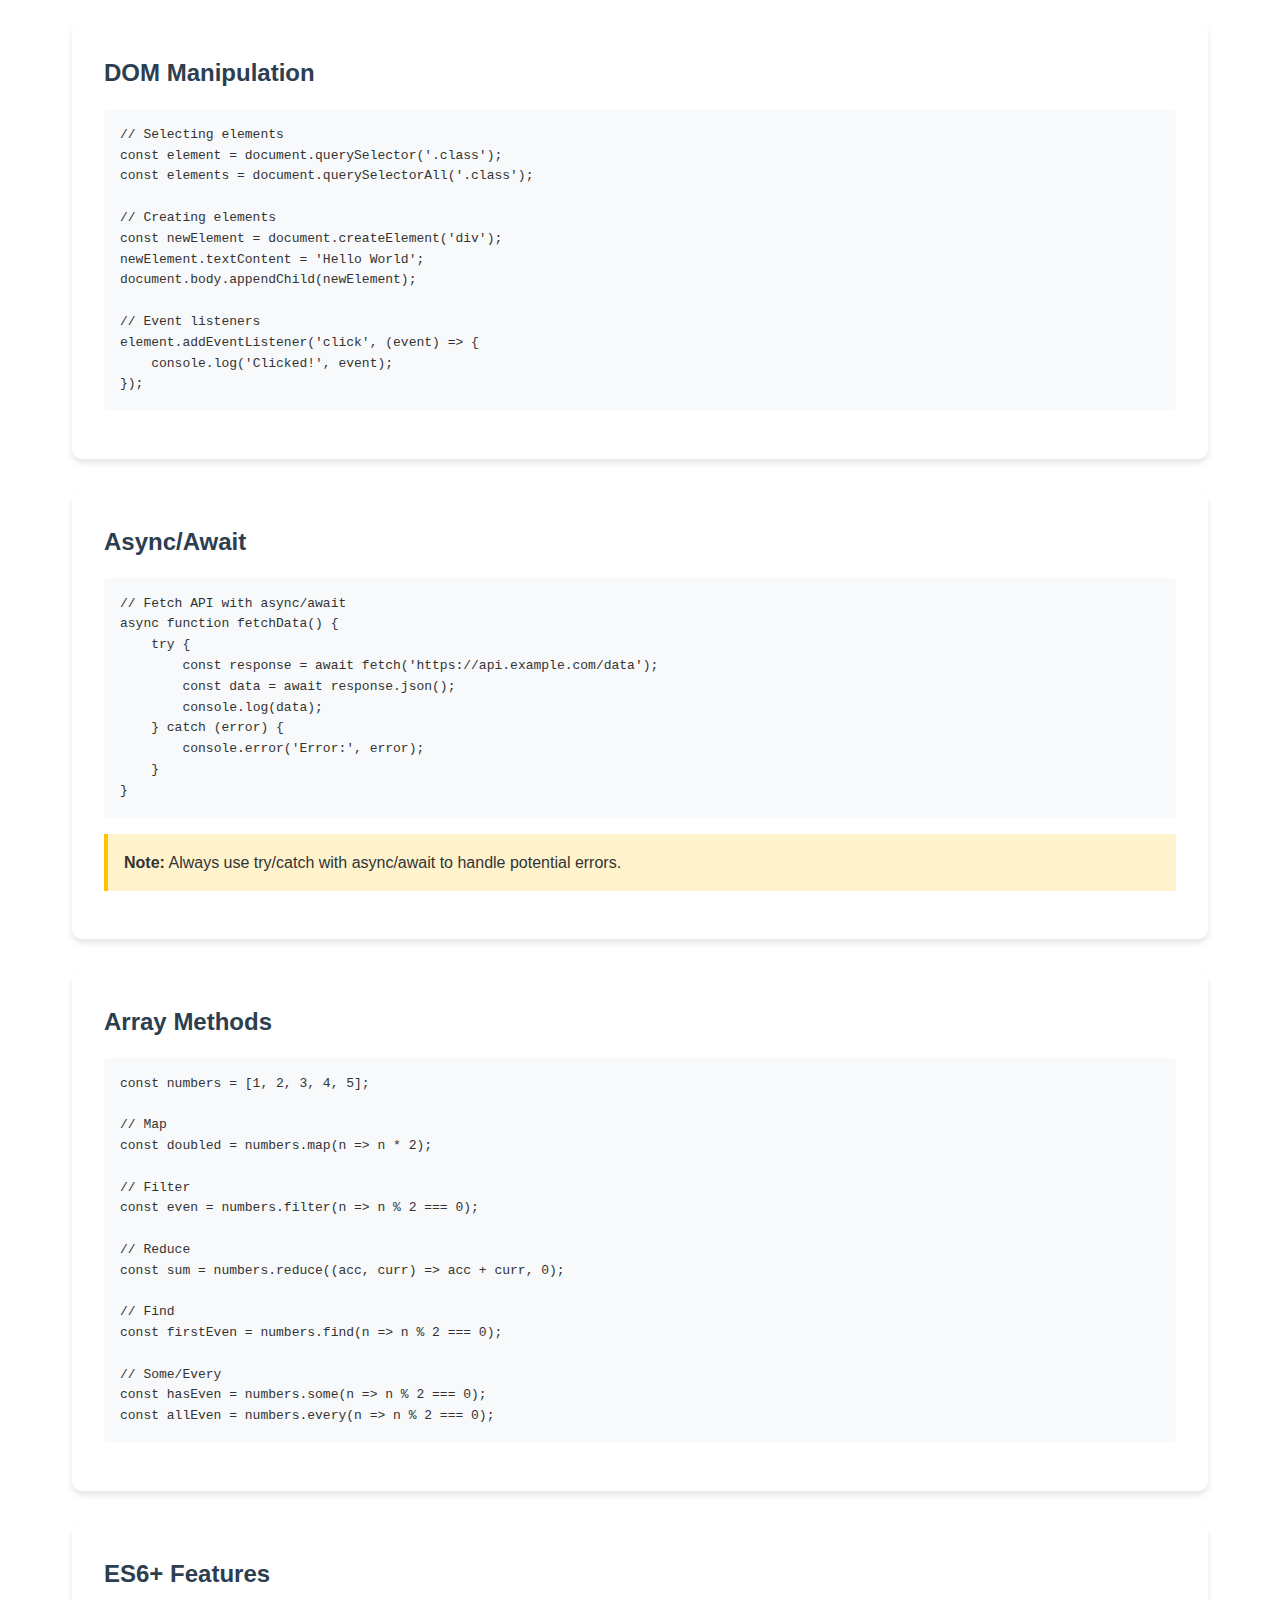
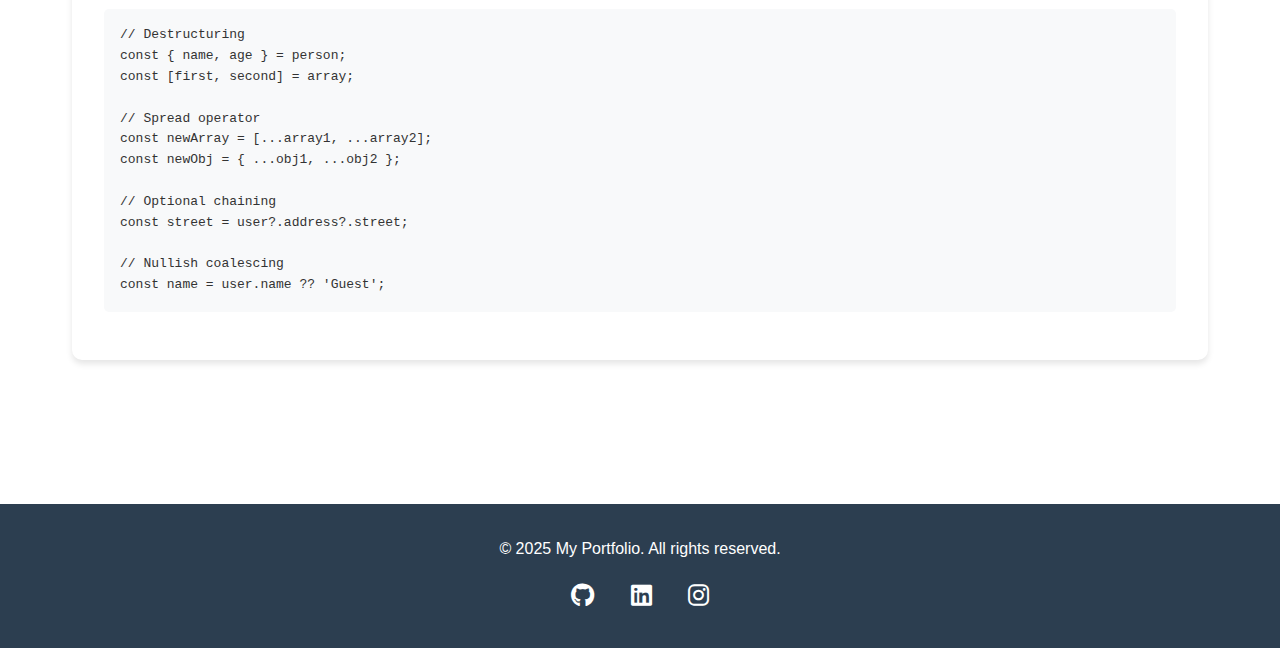
<file: javascript-cheatsheet.html>
<!DOCTYPE html>
<html lang="en">
<head>
    <meta charset="UTF-8">
    <meta name="viewport" content="width=device-width, initial-scale=1.0">
    <title>Howard Phung</title>
    <link rel="stylesheet" href="styles.css">
    <link rel="stylesheet" href="https://cdnjs.cloudflare.com/ajax/libs/font-awesome/6.0.0/css/all.min.css">
    <style>
        .cheat-sheet {
            max-width: 1200px;
            margin: 5rem auto;
            padding: 2rem;
        }

        .cheat-sheet h2 {
            color: var(--primary-color);
            margin-bottom: 1rem;
        }

        .cheat-sheet-section {
            background-color: var(--white);
            border-radius: 10px;
            padding: 2rem;
            margin-bottom: 2rem;
            box-shadow: 0 4px 6px rgba(0, 0, 0, 0.1);
        }

        .code-block {
            background-color: #f8f9fa;
            padding: 1rem;
            border-radius: 5px;
            margin: 1rem 0;
            font-family: monospace;
            overflow-x: auto;
        }

        .code-block pre {
            margin: 0;
            white-space: pre-wrap;
        }

        .note {
            background-color: #fff3cd;
            border-left: 4px solid #ffc107;
            padding: 1rem;
            margin: 1rem 0;
        }

        .tip {
            background-color: #d4edda;
            border-left: 4px solid #28a745;
            padding: 1rem;
            margin: 1rem 0;
        }

        .warning {
            background-color: #f8d7da;
            border-left: 4px solid #dc3545;
            padding: 1rem;
            margin: 1rem 0;
        }
    </style>
</head>
<body>
    <nav class="navbar">
        <div class="nav-brand">My Portfolio</div>
        <div class="nav-links">
            <a href="index.html">Home</a>
            <a href="resume.html">Resume</a>
            <a href="html-cheatsheet.html">HTML Cheat Sheet</a>
            <a href="css-cheatsheet.html">CSS Cheat Sheet</a>
            <a href="javascript-cheatsheet.html"  class="active">JS Cheat Sheet</a>
            <a href="hobby.html">Hobby</a>
        </div>
        <div class="hamburger">
            <span></span>
            <span></span>
            <span></span>
        </div>
    </nav>

    <main class="cheat-sheet">
        <h1>JavaScript Cheat Sheet</h1>
        
        <section class="cheat-sheet-section">
            <h2>Variables and Data Types</h2>
            <div class="code-block">
                <pre>// Variable declarations
let name = 'John';  // String
const age = 30;     // Number
let isActive = true; // Boolean
let user = null;    // Null
let data;           // Undefined

// Template literals
console.log(`Hello, ${name}! You are ${age} years old.`);</pre>
            </div>
            <div class="tip">
                <strong>Tip:</strong> Use <code>const</code> by default, and only use <code>let</code> when you need to reassign the variable.
            </div>
        </section>

        <section class="cheat-sheet-section">
            <h2>Arrays and Objects</h2>
            <div class="code-block">
                <pre>// Arrays
const fruits = ['apple', 'banana', 'orange'];
fruits.push('grape');  // Add to end
fruits.pop();         // Remove from end
fruits.unshift('kiwi'); // Add to beginning
fruits.shift();       // Remove from beginning

// Objects
const person = {
    name: 'John',
    age: 30,
    hobbies: ['reading', 'coding'],
    greet() {
        console.log(`Hello, I'm ${this.name}`);
    }
};</pre>
            </div>
        </section>

        <section class="cheat-sheet-section">
            <h2>Functions</h2>
            <div class="code-block">
                <pre>// Function declaration
function greet(name) {
    return `Hello, ${name}!`;
}

// Arrow function
const greet = (name) => `Hello, ${name}!`;

// Default parameters
const greet = (name = 'Guest') => `Hello, ${name}!`;

// Rest parameters
const sum = (...numbers) => numbers.reduce((a, b) => a + b, 0);</pre>
            </div>
        </section>

        <section class="cheat-sheet-section">
            <h2>DOM Manipulation</h2>
            <div class="code-block">
                <pre>// Selecting elements
const element = document.querySelector('.class');
const elements = document.querySelectorAll('.class');

// Creating elements
const newElement = document.createElement('div');
newElement.textContent = 'Hello World';
document.body.appendChild(newElement);

// Event listeners
element.addEventListener('click', (event) => {
    console.log('Clicked!', event);
});</pre>
            </div>
        </section>

        <section class="cheat-sheet-section">
            <h2>Async/Await</h2>
            <div class="code-block">
                <pre>// Fetch API with async/await
async function fetchData() {
    try {
        const response = await fetch('https://api.example.com/data');
        const data = await response.json();
        console.log(data);
    } catch (error) {
        console.error('Error:', error);
    }
}</pre>
            </div>
            <div class="note">
                <strong>Note:</strong> Always use try/catch with async/await to handle potential errors.
            </div>
        </section>

        <section class="cheat-sheet-section">
            <h2>Array Methods</h2>
            <div class="code-block">
                <pre>const numbers = [1, 2, 3, 4, 5];

// Map
const doubled = numbers.map(n => n * 2);

// Filter
const even = numbers.filter(n => n % 2 === 0);

// Reduce
const sum = numbers.reduce((acc, curr) => acc + curr, 0);

// Find
const firstEven = numbers.find(n => n % 2 === 0);

// Some/Every
const hasEven = numbers.some(n => n % 2 === 0);
const allEven = numbers.every(n => n % 2 === 0);</pre>
            </div>
        </section>

        <section class="cheat-sheet-section">
            <h2>ES6+ Features</h2>
            <div class="code-block">
                <pre>// Destructuring
const { name, age } = person;
const [first, second] = array;

// Spread operator
const newArray = [...array1, ...array2];
const newObj = { ...obj1, ...obj2 };

// Optional chaining
const street = user?.address?.street;

// Nullish coalescing
const name = user.name ?? 'Guest';</pre>
            </div>
        </section>
    </main>

    <footer>
        <p>&copy; 2025 My Portfolio. All rights reserved.</p>
        <div class="social-links">
            <a href="#"><i class="fab fa-github"></i></a>
            <a href="#"><i class="fab fa-linkedin"></i></a>
            <a href="#"><i class="fab fa-instagram"></i></a>
        </div>
    </footer>

    <script src="script.js"></script>
</body>
</html>
</file>
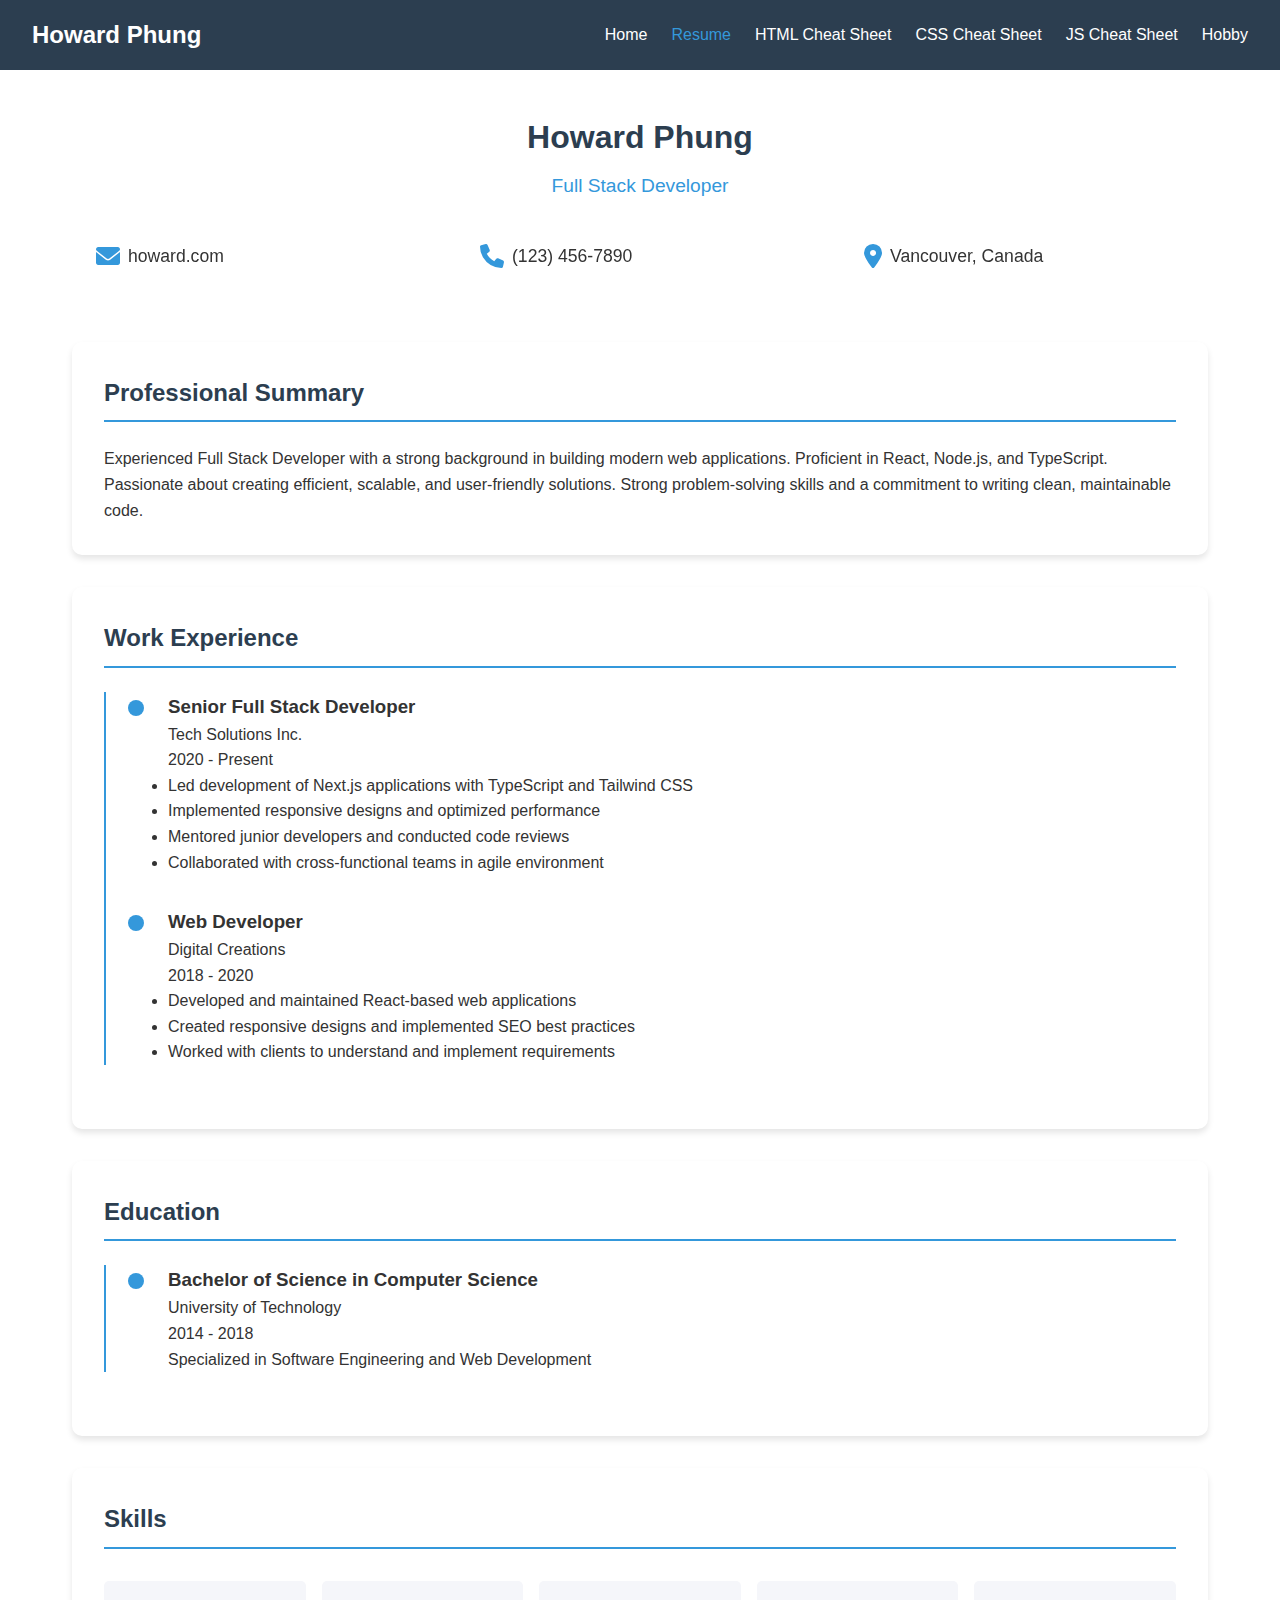
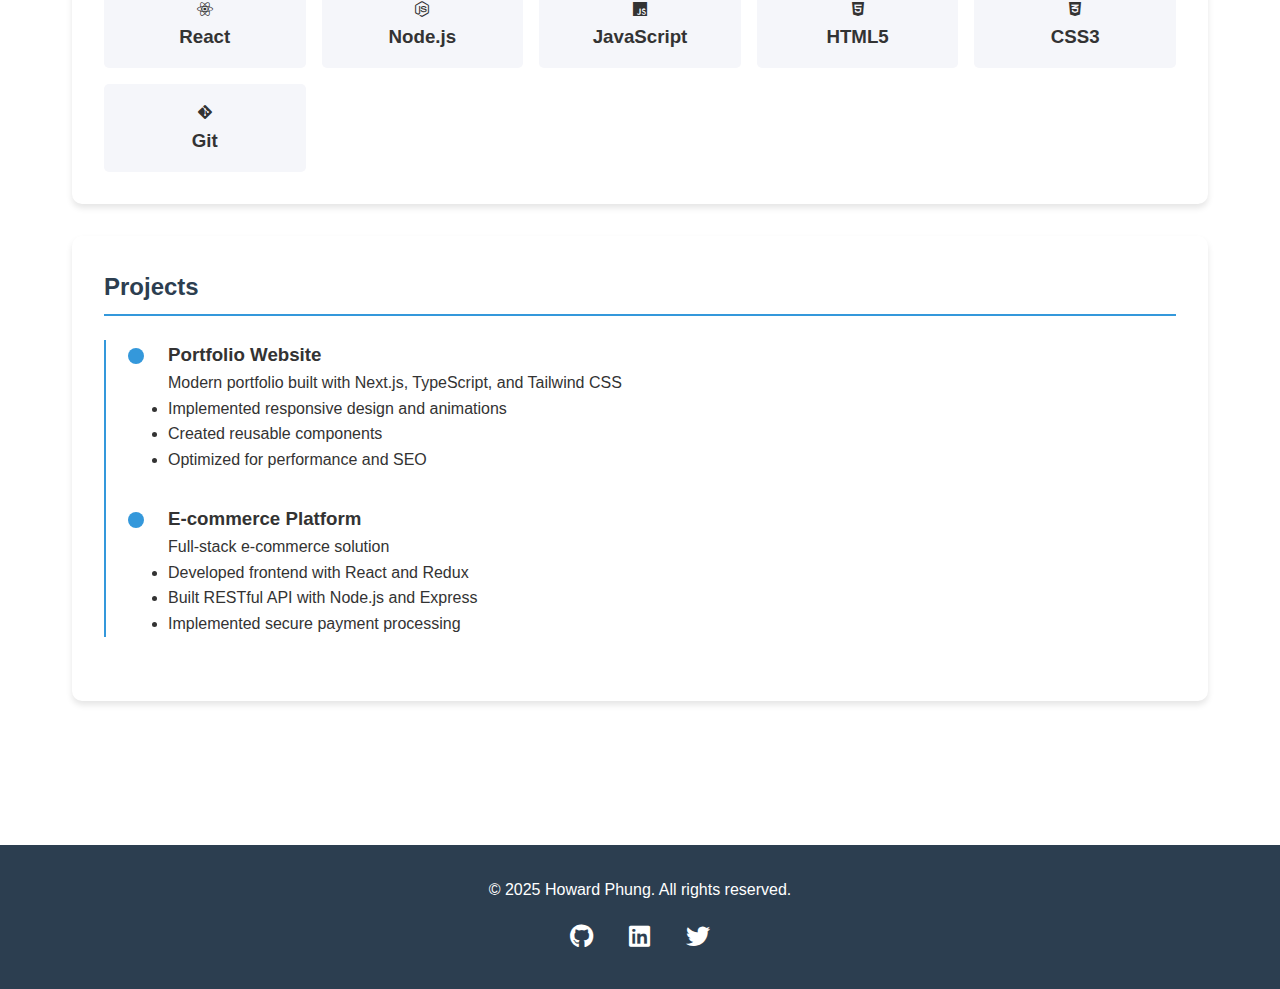
<file: resume.html>
<!DOCTYPE html>
<html lang="en">
<head>
    <meta charset="UTF-8">
    <meta name="viewport" content="width=device-width, initial-scale=1.0">
    <title>Howard Phung</title>
    <link rel="stylesheet" href="styles.css">
    <link rel="stylesheet" href="https://cdnjs.cloudflare.com/ajax/libs/font-awesome/6.0.0/css/all.min.css">
    <style>
        .resume {
            max-width: 1200px;
            margin: 5rem auto;
            padding: 2rem;
        }

        .resume-header {
            text-align: center;
            margin-bottom: 3rem;
        }

        .resume-header h1 {
            color: var(--primary-color);
            margin-bottom: 0.5rem;
        }

        .resume-header p {
            color: var(--secondary-color);
            font-size: 1.2rem;
        }

        .resume-section {
            background-color: var(--white);
            border-radius: 10px;
            padding: 2rem;
            margin-bottom: 2rem;
            box-shadow: 0 4px 6px rgba(0, 0, 0, 0.1);
        }

        .resume-section h2 {
            color: var(--primary-color);
            margin-bottom: 1.5rem;
            padding-bottom: 0.5rem;
            border-bottom: 2px solid var(--secondary-color);
        }

        .timeline {
            position: relative;
            padding-left: 2rem;
        }

        .timeline::before {
            content: '';
            position: absolute;
            left: 0;
            top: 0;
            bottom: 0;
            width: 2px;
            background-color: var(--secondary-color);
        }

        .timeline-item {
            position: relative;
            margin-bottom: 2rem;
            padding-left: 2rem;
        }

        .timeline-item::before {
            content: '';
            position: absolute;
            left: -0.5rem;
            top: 0.5rem;
            width: 1rem;
            height: 1rem;
            border-radius: 50%;
            background-color: var(--secondary-color);
        }

        .skills-grid {
            display: grid;
            grid-template-columns: repeat(auto-fit, minmax(200px, 1fr));
            gap: 1rem;
        }

        .skill-item {
            background-color: var(--light-bg);
            padding: 1rem;
            border-radius: 5px;
            text-align: center;
        }

        .contact-info {
            display: grid;
            grid-template-columns: repeat(auto-fit, minmax(200px, 1fr));
            gap: 1rem;
            margin-top: 1rem;
        }

        .contact-item {
            display: flex;
            align-items: center;
            gap: 0.5rem;
        }

        .contact-item i {
            color: var(--secondary-color);
        }
    </style>
</head>
<body>
    <nav class="navbar">
        <div class="nav-brand">Howard Phung</div>
        <div class="nav-links">
            <a href="index.html">Home</a>
            <a href="resume.html" class="active">Resume</a>
            <a href="html-cheatsheet.html">HTML Cheat Sheet</a>
            <a href="css-cheatsheet.html">CSS Cheat Sheet</a>
            <a href="javascript-cheatsheet.html">JS Cheat Sheet</a>
            <a href="hobby.html">Hobby</a>
        </div>
        <div class="hamburger">
            <span></span>
            <span></span>
            <span></span>
        </div>
    </nav>

    <main class="resume">
        <div class="resume-header">
            <h1>Howard Phung</h1>
            <p>Full Stack Developer</p>
            <div class="contact-info">
                <div class="contact-item">
                    <i class="fas fa-envelope"></i>
                    <span>howard.com</span>
                </div>
                <div class="contact-item">
                    <i class="fas fa-phone"></i>
                    <span>(123) 456-7890</span>
                </div>
                <div class="contact-item">
                    <i class="fas fa-map-marker-alt"></i>
                    <span>Vancouver, Canada</span>
                </div>
            </div>
        </div>

        <section class="resume-section">
            <h2>Professional Summary</h2>
            <p>Experienced Full Stack Developer with a strong background in building modern web applications. Proficient in React, Node.js, and TypeScript. Passionate about creating efficient, scalable, and user-friendly solutions. Strong problem-solving skills and a commitment to writing clean, maintainable code.</p>
        </section>

        <section class="resume-section">
            <h2>Work Experience</h2>
            <div class="timeline">
                <div class="timeline-item">
                    <h3>Senior Full Stack Developer</h3>
                    <p class="company">Tech Solutions Inc.</p>
                    <p class="date">2020 - Present</p>
                    <ul>
                        <li>Led development of Next.js applications with TypeScript and Tailwind CSS</li>
                        <li>Implemented responsive designs and optimized performance</li>
                        <li>Mentored junior developers and conducted code reviews</li>
                        <li>Collaborated with cross-functional teams in agile environment</li>
                    </ul>
                </div>
                <div class="timeline-item">
                    <h3>Web Developer</h3>
                    <p class="company">Digital Creations</p>
                    <p class="date">2018 - 2020</p>
                    <ul>
                        <li>Developed and maintained React-based web applications</li>
                        <li>Created responsive designs and implemented SEO best practices</li>
                        <li>Worked with clients to understand and implement requirements</li>
                    </ul>
                </div>
            </div>
        </section>

        <section class="resume-section">
            <h2>Education</h2>
            <div class="timeline">
                <div class="timeline-item">
                    <h3>Bachelor of Science in Computer Science</h3>
                    <p class="company">University of Technology</p>
                    <p class="date">2014 - 2018</p>
                    <p>Specialized in Software Engineering and Web Development</p>
                </div>
            </div>
        </section>

        <section class="resume-section">
            <h2>Skills</h2>
            <div class="skills-grid">
                <div class="skill-item">
                    <i class="fab fa-react"></i>
                    <h3>React</h3>
                </div>
                <div class="skill-item">
                    <i class="fab fa-node-js"></i>
                    <h3>Node.js</h3>
                </div>
                <div class="skill-item">
                    <i class="fab fa-js"></i>
                    <h3>JavaScript</h3>
                </div>
                <div class="skill-item">
                    <i class="fab fa-html5"></i>
                    <h3>HTML5</h3>
                </div>
                <div class="skill-item">
                    <i class="fab fa-css3-alt"></i>
                    <h3>CSS3</h3>
                </div>
                <div class="skill-item">
                    <i class="fab fa-git-alt"></i>
                    <h3>Git</h3>
                </div>
            </div>
        </section>

        <section class="resume-section">
            <h2>Projects</h2>
            <div class="timeline">
                <div class="timeline-item">
                    <h3>Portfolio Website</h3>
                    <p>Modern portfolio built with Next.js, TypeScript, and Tailwind CSS</p>
                    <ul>
                        <li>Implemented responsive design and animations</li>
                        <li>Created reusable components</li>
                        <li>Optimized for performance and SEO</li>
                    </ul>
                </div>
                <div class="timeline-item">
                    <h3>E-commerce Platform</h3>
                    <p>Full-stack e-commerce solution</p>
                    <ul>
                        <li>Developed frontend with React and Redux</li>
                        <li>Built RESTful API with Node.js and Express</li>
                        <li>Implemented secure payment processing</li>
                    </ul>
                </div>
            </div>
        </section>
    </main>

    <footer>
        <p>&copy; 2025 Howard Phung. All rights reserved.</p>
        <div class="social-links">
            <a href="https://github.com/howardsolutions" target="_blank"><i class="fab fa-github"></i></a>
            <a href="https://linkedin.com/in/howardphung" target="_blank"><i class="fab fa-linkedin"></i></a>
            <a href="https://twitter.com/howardphung" target="_blank"><i class="fab fa-twitter"></i></a>
        </div>
    </footer>

    <script src="script.js"></script>
</body>
</html>
</file>
<file: styles.css>
/* Reset and base styles */
* {
    margin: 0;
    padding: 0;
    box-sizing: border-box;
}

:root {
    --primary-color: #2c3e50;
    --secondary-color: #3498db;
    --accent-color: #e74c3c;
    --text-color: #333;
    --light-bg: #f5f6fa;
    --white: #ffffff;
}

body {
    font-family: 'Segoe UI', Tahoma, Geneva, Verdana, sans-serif;
    line-height: 1.6;
    color: var(--text-color);
}

/* Navigation */
.navbar {
    background-color: var(--primary-color);
    padding: 1rem 2rem;
    display: flex;
    justify-content: space-between;
    align-items: center;
    position: fixed;
    width: 100%;
    top: 0;
    z-index: 1000;
}

.nav-brand {
    color: var(--white);
    font-size: 1.5rem;
    font-weight: bold;
}

.nav-links {
    display: flex;
    gap: 1.5rem;
}

.nav-links a {
    color: var(--white);
    text-decoration: none;
    transition: color 0.3s;
}

.nav-links a:hover,
.nav-links a.active {
    color: var(--secondary-color);
}

.hamburger {
    display: none;
    flex-direction: column;
    gap: 5px;
    cursor: pointer;
    z-index: 1001;
}

.hamburger span {
    width: 25px;
    height: 3px;
    background-color: var(--white);
    transition: 0.3s;
}

.hamburger.active span:nth-child(1) {
    transform: translateY(8px) rotate(45deg);
}

.hamburger.active span:nth-child(2) {
    opacity: 0;
}

.hamburger.active span:nth-child(3) {
    transform: translateY(-8px) rotate(-45deg);
}

/* Main content */
main {
    margin-top: 80px;
    padding: 2rem;
}

/* Hero section */
.hero {
    text-align: center;
    padding: 4rem 0;
    background: linear-gradient(135deg, var(--primary-color), var(--secondary-color));
    color: var(--white);
    border-radius: 10px;
    margin-bottom: 2rem;
}

.hero h1 {
    font-size: 3rem;
    margin-bottom: 1rem;
}

.cta-buttons {
    margin-top: 2rem;
}

.btn {
    padding: 0.8rem 1.5rem;
    border-radius: 5px;
    text-decoration: none;
    font-weight: bold;
    margin: 0 1rem;
    transition: transform 0.3s;
}

.btn:hover {
    transform: translateY(-3px);
}

.btn.primary {
    background-color: var(--white);
    color: var(--primary-color);
}

.btn.secondary {
    background-color: transparent;
    border: 2px solid var(--white);
    color: var(--white);
}

/* About section */
.about {
    padding: 2rem;
    background-color: var(--light-bg);
    border-radius: 10px;
    margin-bottom: 2rem;
}

/* Skills section */
.skills {
    padding: 2rem 0;
}

.skills-grid {
    display: grid;
    grid-template-columns: repeat(auto-fit, minmax(200px, 1fr));
    gap: 2rem;
    margin-top: 2rem;
}

.skill-card {
    background-color: var(--white);
    padding: 2rem;
    border-radius: 10px;
    text-align: center;
    box-shadow: 0 4px 6px rgba(0, 0, 0, 0.1);
    transition: transform 0.3s;
}

.skill-card:hover {
    transform: translateY(-5px);
}

.skill-card i {
    font-size: 3rem;
    color: var(--secondary-color);
    margin-bottom: 1rem;
}

/* Footer */
footer {
    background-color: var(--primary-color);
    color: var(--white);
    padding: 2rem;
    text-align: center;
    margin-top: 2rem;
}

.social-links {
    margin-top: 1rem;
}

.social-links a {
    color: var(--white);
    font-size: 1.5rem;
    margin: 0 1rem;
    transition: color 0.3s;
}

.social-links a:hover {
    color: var(--secondary-color);
}

/* Projects Section */
.projects {
    padding: 5rem 2rem;
    background-color: var(--light-bg);
}

.projects h2 {
    text-align: center;
    margin-bottom: 3rem;
    color: var(--primary-color);
    font-size: 2.5rem;
}

.projects-grid {
    display: grid;
    grid-template-columns: repeat(auto-fit, minmax(300px, 1fr));
    gap: 2rem;
    max-width: 1200px;
    margin: 0 auto;
}

.project-card {
    background: var(--white);
    border-radius: 15px;
    padding: 2rem;
    box-shadow: 0 4px 6px rgba(0, 0, 0, 0.1);
    transition: transform 0.3s ease, box-shadow 0.3s ease;
}

.project-card:hover {
    transform: translateY(-5px);
    box-shadow: 0 8px 15px rgba(0, 0, 0, 0.2);
}

.project-card h3 {
    color: var(--primary-color);
    font-size: 1.5rem;
    margin-bottom: 1rem;
}

.project-card p {
    color: var(--text-color);
    margin-bottom: 1.5rem;
    line-height: 1.6;
}

.tech-stack {
    display: flex;
    flex-wrap: wrap;
    gap: 0.5rem;
}

.tech-stack span {
    background-color: var(--secondary-color);
    color: white;
    padding: 0.3rem 0.8rem;
    border-radius: 20px;
    font-size: 0.9rem;
}

/* Contact Section */
.contact {
    padding: 5rem 2rem;
    background: linear-gradient(135deg, var(--primary-color) 0%, var(--secondary-color) 100%);
    color: white;
}

.contact h2 {
    text-align: center;
    margin-bottom: 3rem;
    font-size: 2.5rem;
    color: white;
}

.contact-info {
    display: grid;
    grid-template-columns: repeat(auto-fit, minmax(250px, 1fr));
    gap: 2rem;
    max-width: 1200px;
    margin: 0 auto;
}

.contact-item {
    display: flex;
    align-items: center;
    gap: 1rem;
    background: rgba(255, 255, 255, 0.1);
    padding: 1.5rem;
    border-radius: 10px;
    backdrop-filter: blur(5px);
    transition: transform 0.3s ease;
}

.contact-item:hover {
    transform: translateY(-5px);
}

.contact-item i {
    font-size: 1.5rem;
    color: white;
}

.contact-item span {
    font-size: 1.1rem;
}

/* Responsive design */
@media (max-width: 768px) {
    .nav-links {
        display: none;
        position: fixed;
        top: 80px;
        left: 0;
        width: 100%;
        background-color: var(--primary-color);
        padding: 1rem;
        flex-direction: column;
        align-items: center;
        gap: 1rem;
        box-shadow: 0 4px 6px rgba(0, 0, 0, 0.1);
    }

    .nav-links.mobile-menu {
        display: flex;
        animation: slideDown 0.3s ease-out;
    }

    .hamburger {
        display: flex;
    }

    .hero h1 {
        font-size: 2rem;
    }

    .skills-grid {
        grid-template-columns: 1fr;
    }

    .cta-buttons {
        display: flex;
        flex-direction: column;
        gap: 1rem;
    }

    .btn {
        margin: 0;
    }

    .projects, .contact {
        padding: 3rem 1rem;
    }

    .projects h2, .contact h2 {
        font-size: 2rem;
    }

    .contact-info {
        grid-template-columns: 1fr;
    }
}

/* Animations */
@keyframes slideDown {
    from {
        transform: translateY(-100%);
        opacity: 0;
    }
    to {
        transform: translateY(0);
        opacity: 1;
    }
}
</file>
